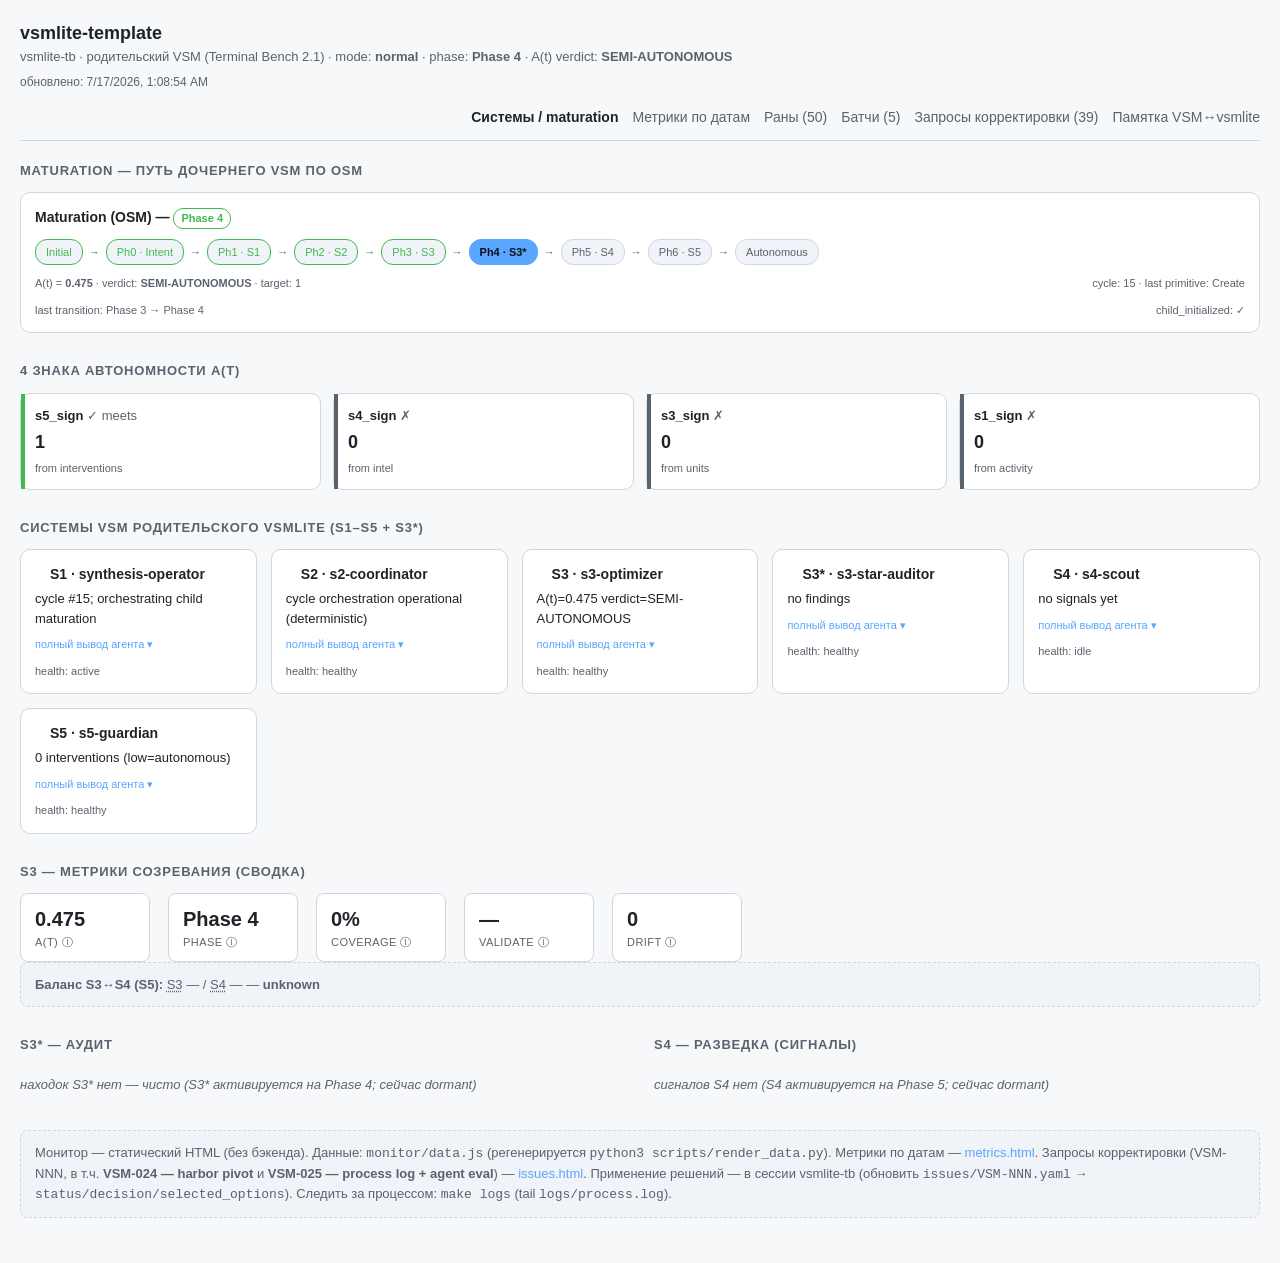
<file: vsmlite-tb/monitor/index.html>
<!DOCTYPE html>
<html lang="ru">
<head>
  <meta charset="utf-8">
  <meta name="viewport" content="width=device-width, initial-scale=1">
  <title>vsmlite-tb · Maturation & Systems — Terminal Bench 2.1</title>
  <link rel="stylesheet" href="assets/style.css">
</head>
<body>
  <header class="top"></header>

  <section>
    <h2>Maturation — путь дочернего VSM по OSM</h2>
    <div id="maturation"></div>
  </section>

  <section>
    <h2>4 знака автономности A(t)</h2>
    <div id="signs"></div>
  </section>

  <section>
    <h2>Системы VSM родительского vsmlite (S1–S5 + S3*)</h2>
    <div id="systems"></div>
  </section>

  <section>
    <h2>S3 — метрики созревания (сводка)</h2>
    <div id="metrics"></div>
  </section>

  <div style="display:grid; grid-template-columns:1fr 1fr; gap:28px;" id="two-col">
    <section>
      <h2>S3* — аудит</h2>
      <div id="audit"></div>
    </section>
    <section>
      <h2>S4 — разведка (сигналы)</h2>
      <div id="signals"></div>
    </section>
  </div>

  <section>
    <div class="note">
      Монитор — статический HTML (без бэкенда). Данные: <code>monitor/data.js</code>
      (регенерируется <code>python3 scripts/render_data.py</code>).
      Метрики по датам — <a href="metrics.html">metrics.html</a>.
      Запросы корректировки (VSM-NNN, в т.ч. <b>VSM-024 — harbor pivot</b> и
      <b>VSM-025 — process log + agent eval</b>) —
      <a href="issues.html">issues.html</a>. Применение решений — в сессии vsmlite-tb
      (обновить <code>issues/VSM-NNN.yaml</code> → <code>status/decision/selected_options</code>).
      Следить за процессом: <code>make logs</code> (tail <code>logs/process.log</code>).
    </div>
  </section>

  <script src="data.js"></script>
  <script src="assets/hints.js"></script>
  <script src="assets/app.js"></script>
  <script>renderHome();</script>
</body>
</html>
</file>
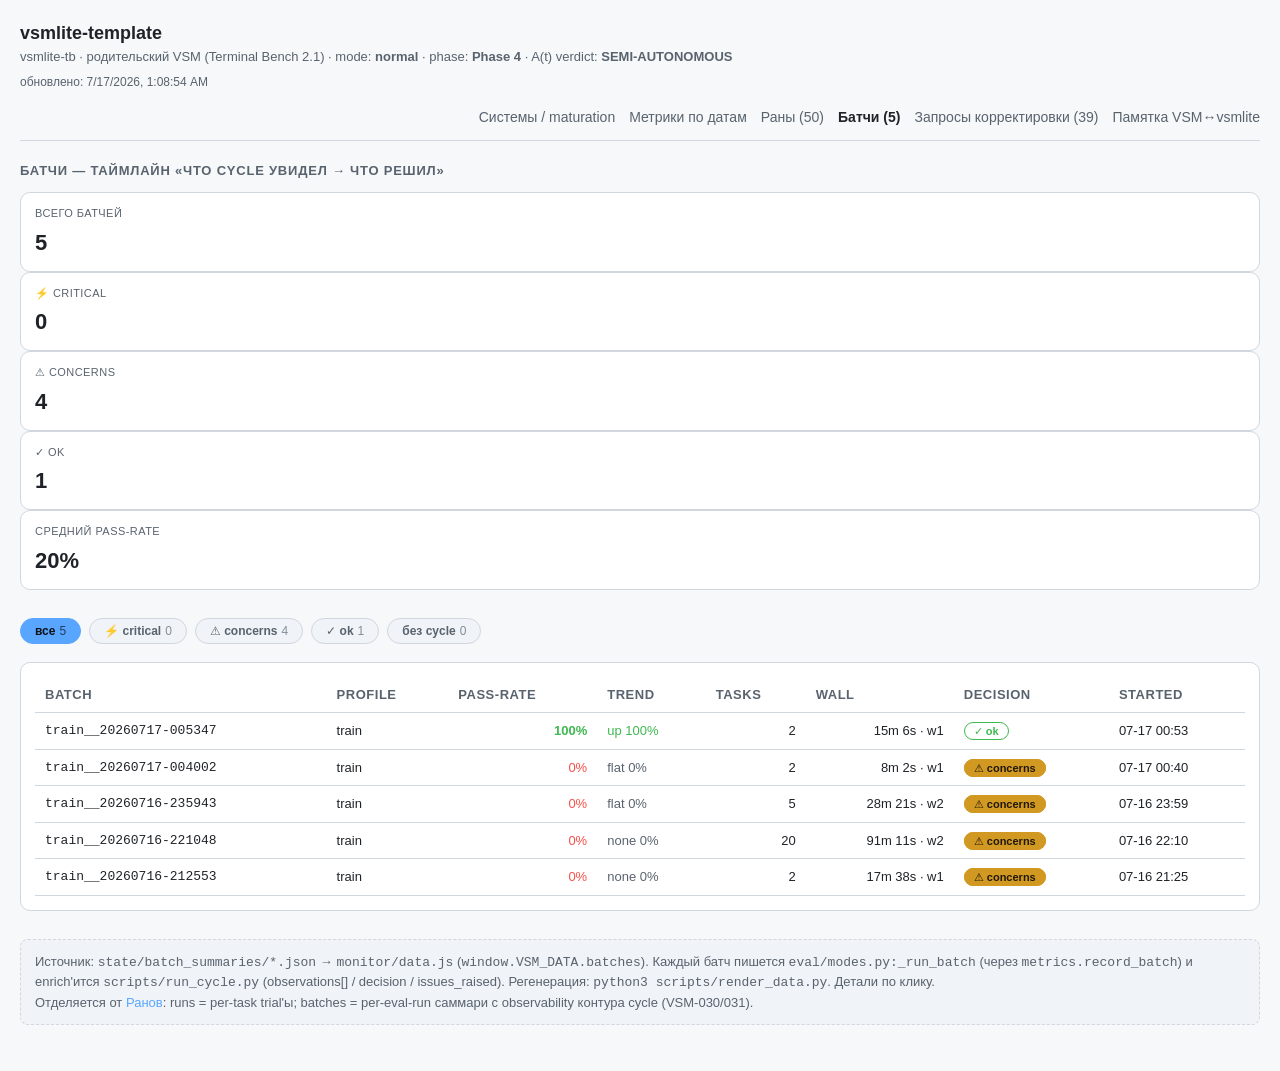
<file: vsmlite-tb/monitor/batches.html>
<!DOCTYPE html>
<html lang="ru">
<head>
  <meta charset="utf-8">
  <meta name="viewport" content="width=device-width, initial-scale=1">
  <title>vsmlite-tb · Батчи — cycle observability</title>
  <link rel="stylesheet" href="assets/style.css">
  <style>
    /* только специфичное для batches.html — остальное из style.css */
    .batch-filters { display:flex; gap:8px; flex-wrap:wrap; margin-bottom:18px; }
    .batch-filter { background:var(--panel-2); border:1px solid var(--border); color:var(--muted);
      padding:5px 14px; border-radius:14px; font-size:12px; cursor:pointer; font-weight:600; }
    .batch-filter.active { color:#0d1117; background:var(--accent); border-color:var(--accent); }
    .batch-filter .cnt { opacity:.7; margin-left:4px; font-weight:400; }
    table.batches th, table.batches td { font-size:13px; vertical-align:top; }
    table.batches tr.batch-detail { display:none; }
    table.batches tr.batch-detail.show { display:table-row; }
    table.batches tr.batch-detail td { background:var(--panel-2); padding:12px 14px; }
    .batch-row { cursor:pointer; }
    .batch-row:hover { background:var(--panel-2); }
    /* decision badges */
    .dec-pill { font-size:11px; font-weight:600; padding:2px 9px; border-radius:10px; border:1px solid var(--border); white-space:nowrap; }
    .dec-critical { color:var(--red); border-color:var(--red); }
    .dec-concerns { color:#20180a; background:var(--amber); border-color:var(--amber); }
    .dec-ok { color:var(--green); border-color:var(--green); }
    .dec-none { color:var(--muted); }
    .dec-empty { color:var(--muted); font-style:italic; }
    /* observation badges */
    .obs-list { margin:0; padding:0; list-style:none; }
    .obs-list li { padding:3px 0; display:flex; gap:8px; align-items:flex-start; font-size:12px; }
    .obs-sev { font-size:10px; font-weight:700; padding:1px 6px; border-radius:8px; text-transform:uppercase; letter-spacing:.04em; min-width:52px; text-align:center; }
    .obs-sev.critical { color:var(--red); border:1px solid var(--red); }
    .obs-sev.warn { color:#20180a; background:var(--amber); }
    .obs-sev.info { color:var(--green); border:1px solid var(--green); }
    .obs-type { font-family:var(--font-mono, ui-monospace, monospace); font-weight:600; }
    .obs-detail { color:var(--muted); }
    .obs-detector { font-size:10px; color:var(--muted); opacity:.7; }
    .issue-link { font-family:var(--font-mono, ui-monospace, monospace); font-size:11px; }
    .pr-good { color:var(--green); font-weight:600; }
    .pr-mid  { color:var(--amber); }
    .pr-bad  { color:var(--red); }
    .trend-up { color:var(--green); }
    .trend-down { color:var(--red); }
    .trend-flat, .trend-none { color:var(--muted); }
    .mono { font-family:var(--font-mono, ui-monospace, monospace); font-size:12px; }
    .obs-empty { color:var(--muted); font-style:italic; font-size:12px; }
  </style>
</head>
<body>
  <header class="top"></header>

  <section>
    <h2>Батчи — таймлайн «что cycle увидел → что решил»</h2>
    <div id="batches-kpis"></div>
  </section>

  <section>
    <div class="batch-filters" id="batches-filters"></div>
    <div class="card">
      <table class="batches" id="batches-table"></table>
    </div>
  </section>

  <section>
    <div class="note">
      Источник: <code>state/batch_summaries/*.json</code> →
      <code>monitor/data.js</code> (<code>window.VSM_DATA.batches</code>).
      Каждый батч пишется <code>eval/modes.py:_run_batch</code> (через
      <code>metrics.record_batch</code>) и enrich'ится
      <code>scripts/run_cycle.py</code> (observations[] / decision / issues_raised).
      Регенерация: <code>python3 scripts/render_data.py</code>. Детали по клику.
      <br>Отделяется от <a href="runs.html">Ранов</a>: runs = per-task trial'ы;
      batches = per-eval-run саммари с observability контура cycle (VSM-030/031).
    </div>
  </section>

  <script src="data.js"></script>
  <script src="assets/hints.js"></script>
  <script src="assets/app.js"></script>
  <script>
    (function () {
      const D = window.VSM_DATA || {};
      const batches = (D.batches || []);

      function esc(s) {
        return String(s == null ? "" : s)
          .replace(/[&<>"]/g, c => ({ "&": "&amp;", "<": "&lt;", ">": "&gt;", '"': "&quot;" }[c]));
      }
      function fmtTime(iso) {
        if (!iso) return "—";
        const m = String(iso).match(/(\d{4})-(\d{2})-(\d{2})T(\d{2}:\d{2})/);
        return m ? `${m[2]}-${m[3]} ${m[4]}` : esc(String(iso).slice(0, 16));
      }
      function fmtDur(sec) {
        if (sec == null) return "—";
        if (sec < 60) return sec + "s";
        const m = Math.floor(sec / 60), s = Math.round(sec % 60);
        return s ? `${m}m ${s}s` : `${m}m`;
      }
      function pct(x) {
        if (x == null) return "—";
        return (Math.round(x * 1000) / 10) + "%";
      }
      function prCls(pr) {
        if (pr == null) return "dec-none";
        if (pr >= 0.5) return "pr-good";
        if (pr > 0) return "pr-mid";
        return "pr-bad";
      }

      // decision → badge class + short label
      function decBadge(decision) {
        if (!decision) return { cls: "dec-empty", label: "(без cycle)" };
        if (decision.startsWith("needs_human_decision")) return { cls: "dec-critical", label: "⚡ critical" };
        if (decision.startsWith("ok_with_concerns")) return { cls: "dec-concerns", label: "⚠ concerns" };
        if (decision.startsWith("ok_no_action")) return { cls: "dec-ok", label: "✓ ok" };
        return { cls: "dec-none", label: esc(decision.slice(0, 24)) };
      }

      // classify batch by decision for filters
      function batchCategory(b) {
        const d = b.decision || "";
        if (!d) return "no_cycle";
        if (d.startsWith("needs_human_decision")) return "critical";
        if (d.startsWith("ok_with_concerns")) return "concerns";
        return "ok";
      }

      const counts = { critical: 0, concerns: 0, ok: 0, no_cycle: 0 };
      batches.forEach(b => { counts[batchCategory(b)] = (counts[batchCategory(b)] || 0) + 1; });

      // ── KPI tiles ──
      const kpi = document.getElementById("batches-kpis");
      if (kpi) {
        if (!batches.length) {
          kpi.innerHTML = '<div class="empty">нет батчей (запусти eval: make eval-all или python3 -m eval run-all — после батча появится cycle-enriched саммари)</div>';
        } else {
          const tile = (v, l) => `<div class="m-tile"><div class="l">${l}</div><div class="v">${v}</div></div>`;
          // средний pass_rate по всем батчам
          const prVals = batches.map(b => (b.summary || {}).pass_rate).filter(x => x != null);
          const avgPr = prVals.length ? prVals.reduce((a, b) => a + b, 0) / prVals.length : null;
          kpi.innerHTML =
            tile(batches.length, "всего батчей") +
            tile(counts.critical || 0, "⚡ critical") +
            tile(counts.concerns || 0, "⚠ concerns") +
            tile(counts.ok || 0, "✓ ok") +
            tile(avgPr == null ? "—" : pct(avgPr), "средний pass-rate");
        }
      }

      // ── Filters ──
      const filtersEl = document.getElementById("batches-filters");
      const filterDefs = [
        { id: "all", label: "все" },
        { id: "critical", label: "⚡ critical" },
        { id: "concerns", label: "⚠ concerns" },
        { id: "ok", label: "✓ ok" },
        { id: "no_cycle", label: "без cycle" },
      ];
      let activeFilter = "all";
      function renderFilters() {
        if (!filtersEl) return;
        filtersEl.innerHTML = filterDefs.map(f => {
          const c = f.id === "all" ? batches.length : (counts[f.id] || 0);
          return `<button class="batch-filter ${f.id === activeFilter ? "active" : ""}" data-filter="${f.id}">${f.label}<span class="cnt">${c}</span></button>`;
        }).join("");
      }
      renderFilters();
      filtersEl && filtersEl.addEventListener("click", e => {
        const b = e.target.closest("[data-filter]");
        if (!b) return;
        activeFilter = b.dataset.filter;
        renderFilters();
        renderTable();
      });

      // ── Table ──
      const tbl = document.getElementById("batches-table");
      function renderTable() {
        if (!tbl) return;
        if (!batches.length) { tbl.innerHTML = '<div class="empty">нет батчей</div>'; return; }
        const view = batches.filter(b => activeFilter === "all" || batchCategory(b) === activeFilter);
        const head = `<thead><tr>
          <th>batch</th><th>profile</th><th class="num">pass-rate</th>
          <th>trend</th><th class="num">tasks</th><th class="num">wall</th>
          <th>decision</th><th>started</th>
        </tr></thead>`;
        const rows = view.map((b, i) => {
          const sm = b.summary || {};
          const pr = sm.pass_rate;
          const dec = decBadge(b.decision);
          const tdir = b.trend_direction || "none";
          const tdelta = b.trend_delta;
          const trendStr = `<span class="trend-${tdir}">${tdir}${tdelta != null ? " " + pct(Math.abs(tdelta)) : ""}</span>`;
          const workers = b.workers != null ? ` · w${b.workers}` : "";
          return `<tbody>
            <tr class="batch-row" data-idx="${i}">
              <td class="mono">${esc(b.batch_id)}</td>
              <td>${esc(b.profile)}</td>
              <td class="num ${prCls(pr)}">${pct(pr)}</td>
              <td>${trendStr}</td>
              <td class="num">${b.tasks_total != null ? b.tasks_total : "—"}</td>
              <td class="num">${fmtDur(b.wall_clock_sec)}${workers}</td>
              <td><span class="dec-pill ${dec.cls}">${dec.label}</span></td>
              <td>${fmtTime(b.timestamp)}</td>
            </tr>
            <tr class="batch-detail" data-detail="${i}">
              <td colspan="8">
                ${renderDetail(b)}
              </td>
            </tr>
          </tbody>`;
        }).join("");
        tbl.innerHTML = head + rows;
      }
      renderTable();

      // detail row: observations + decision + issues + summary breakdown
      function renderDetail(b) {
        const sm = b.summary || {};
        const obs = b.observations || [];
        const issues = b.issues_raised || [];
        let html = '<div style="display:grid;grid-template-columns:1fr 1fr;gap:16px">';

        // left: observations
        html += '<div><div style="font-size:11px;color:var(--muted);text-transform:uppercase;letter-spacing:.06em;margin-bottom:6px">Observations (cycle auto-detection)</div>';
        if (!obs.length) {
          html += '<div class="obs-empty">нет observations (decision: ok_no_action или батч без cycle)</div>';
        } else {
          html += '<ul class="obs-list">';
          obs.forEach(o => {
            html += `<li>
              <span class="obs-sev ${o.severity || 'warn'}">${esc(o.severity || '?')}</span>
              <div>
                <span class="obs-type">${esc(o.type)}</span>
                <span class="obs-detail">— ${esc(o.detail)}</span>
                <div class="obs-detector">${esc(o.detector)}</div>
              </div>
            </li>`;
          });
          html += '</ul>';
        }
        html += '</div>';

        // right: decision + issues + summary
        html += '<div>';
        html += `<div style="font-size:11px;color:var(--muted);text-transform:uppercase;letter-spacing:.06em;margin-bottom:6px">Decision</div>`;
        html += `<div style="margin-bottom:12px"><span class="dec-pill ${decBadge(b.decision).cls}">${esc(b.decision || '—')}</span>`;
        if (b.decided_at) html += ` <span style="font-size:11px;color:var(--muted)">at ${fmtTime(b.decided_at)}</span>`;
        html += '</div>';

        if (issues.length) {
          html += `<div style="font-size:11px;color:var(--muted);text-transform:uppercase;letter-spacing:.06em;margin-bottom:6px">Issues raised (auto)</div>`;
          html += '<div style="margin-bottom:12px">' + issues.map(is => `<span class="issue-link">${esc(is)}</span>`).join(', ') + '</div>';
        }

        html += `<div style="font-size:11px;color:var(--muted);text-transform:uppercase;letter-spacing:.06em;margin-bottom:6px">Summary</div>`;
        html += `<div style="font-size:12px;font-variant-numeric:tabular-nums">
          passed <b style="color:var(--green)">${sm.passed || 0}</b> /
          failed <b style="color:var(--red)">${sm.failed || 0}</b> /
          error <b>${sm.error || 0}</b> /
          total <b>${sm.total || 0}</b>
        </div>`;
        html += '</div>';

        html += '</div>';
        return html;
      }

      // ── Click to expand detail ──
      tbl && tbl.addEventListener("click", e => {
        const row = e.target.closest(".batch-row");
        if (!row) return;
        const idx = row.dataset.idx;
        const detail = tbl.querySelector(`[data-detail="${idx}"]`);
        if (detail) detail.classList.toggle("show");
      });
    })();
  </script>
  <script>renderBatchesPage && renderBatchesPage();</script>
</body>
</html>
</file>
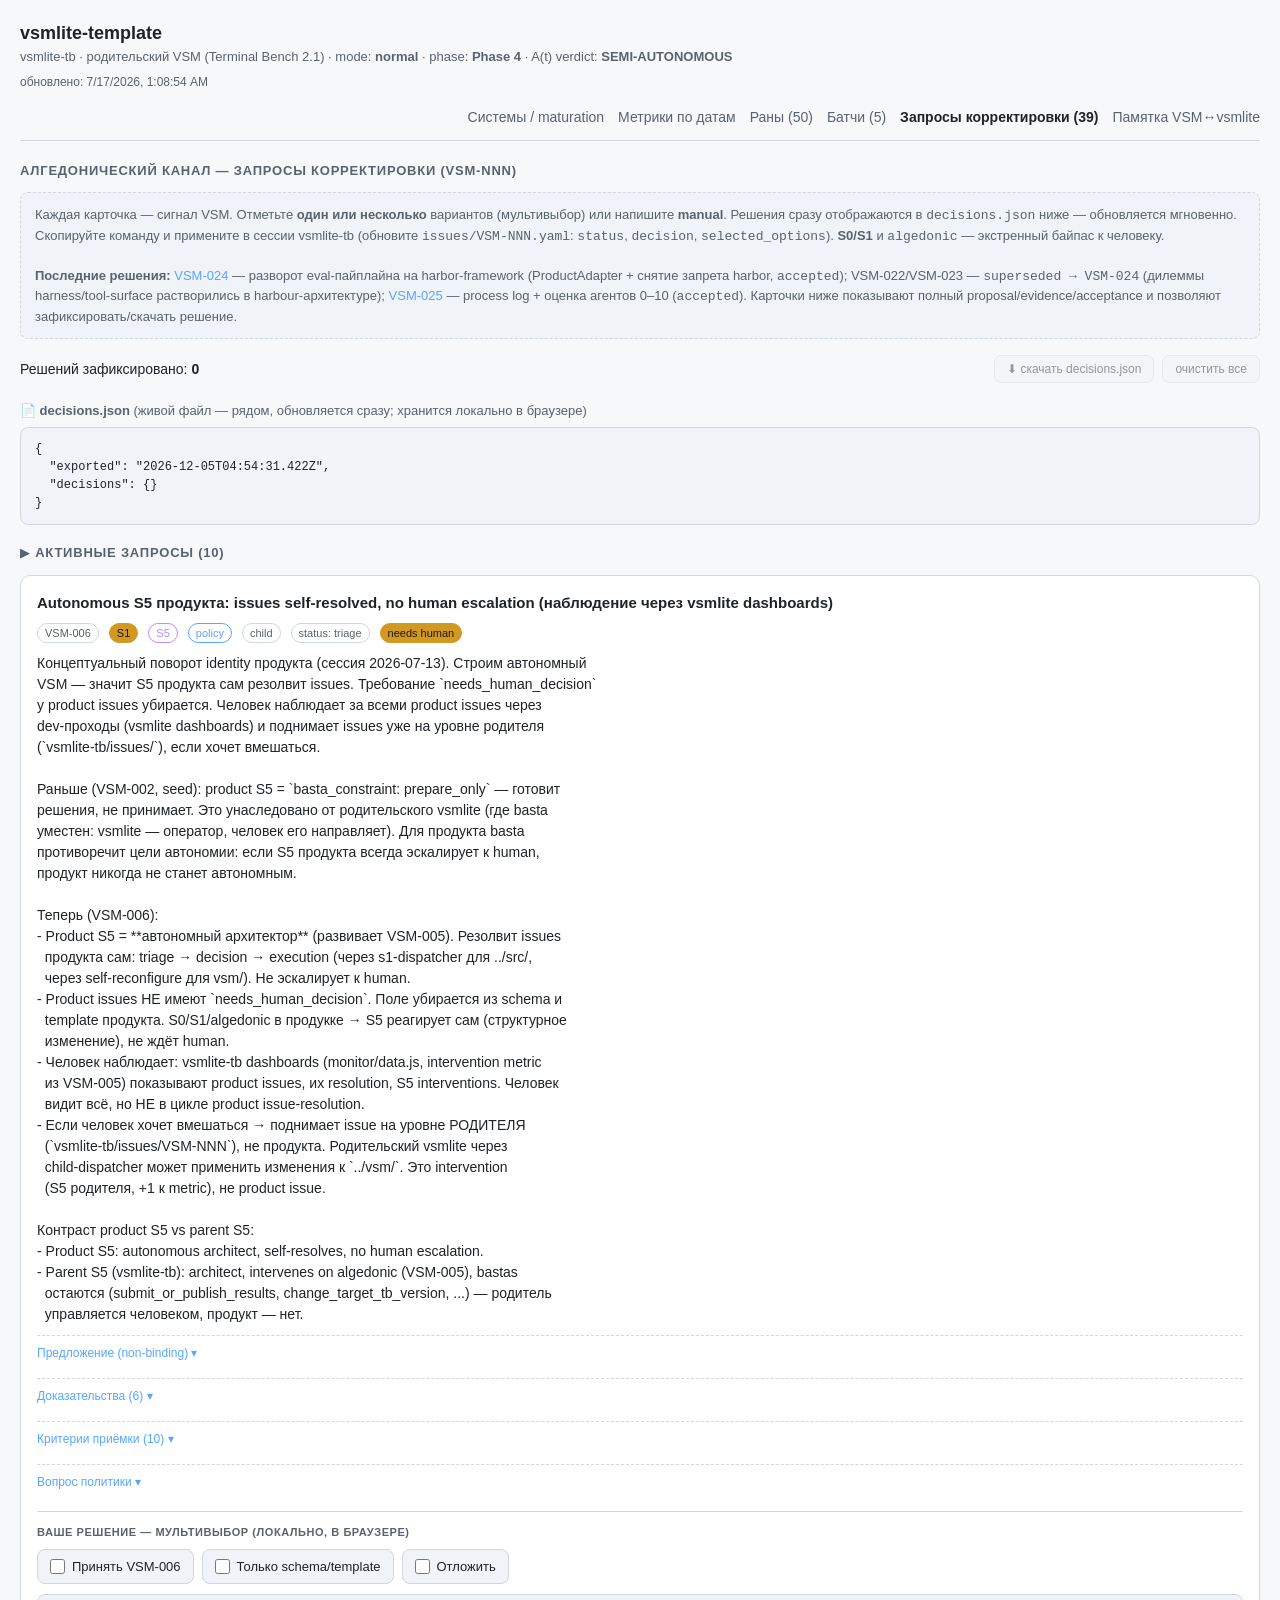
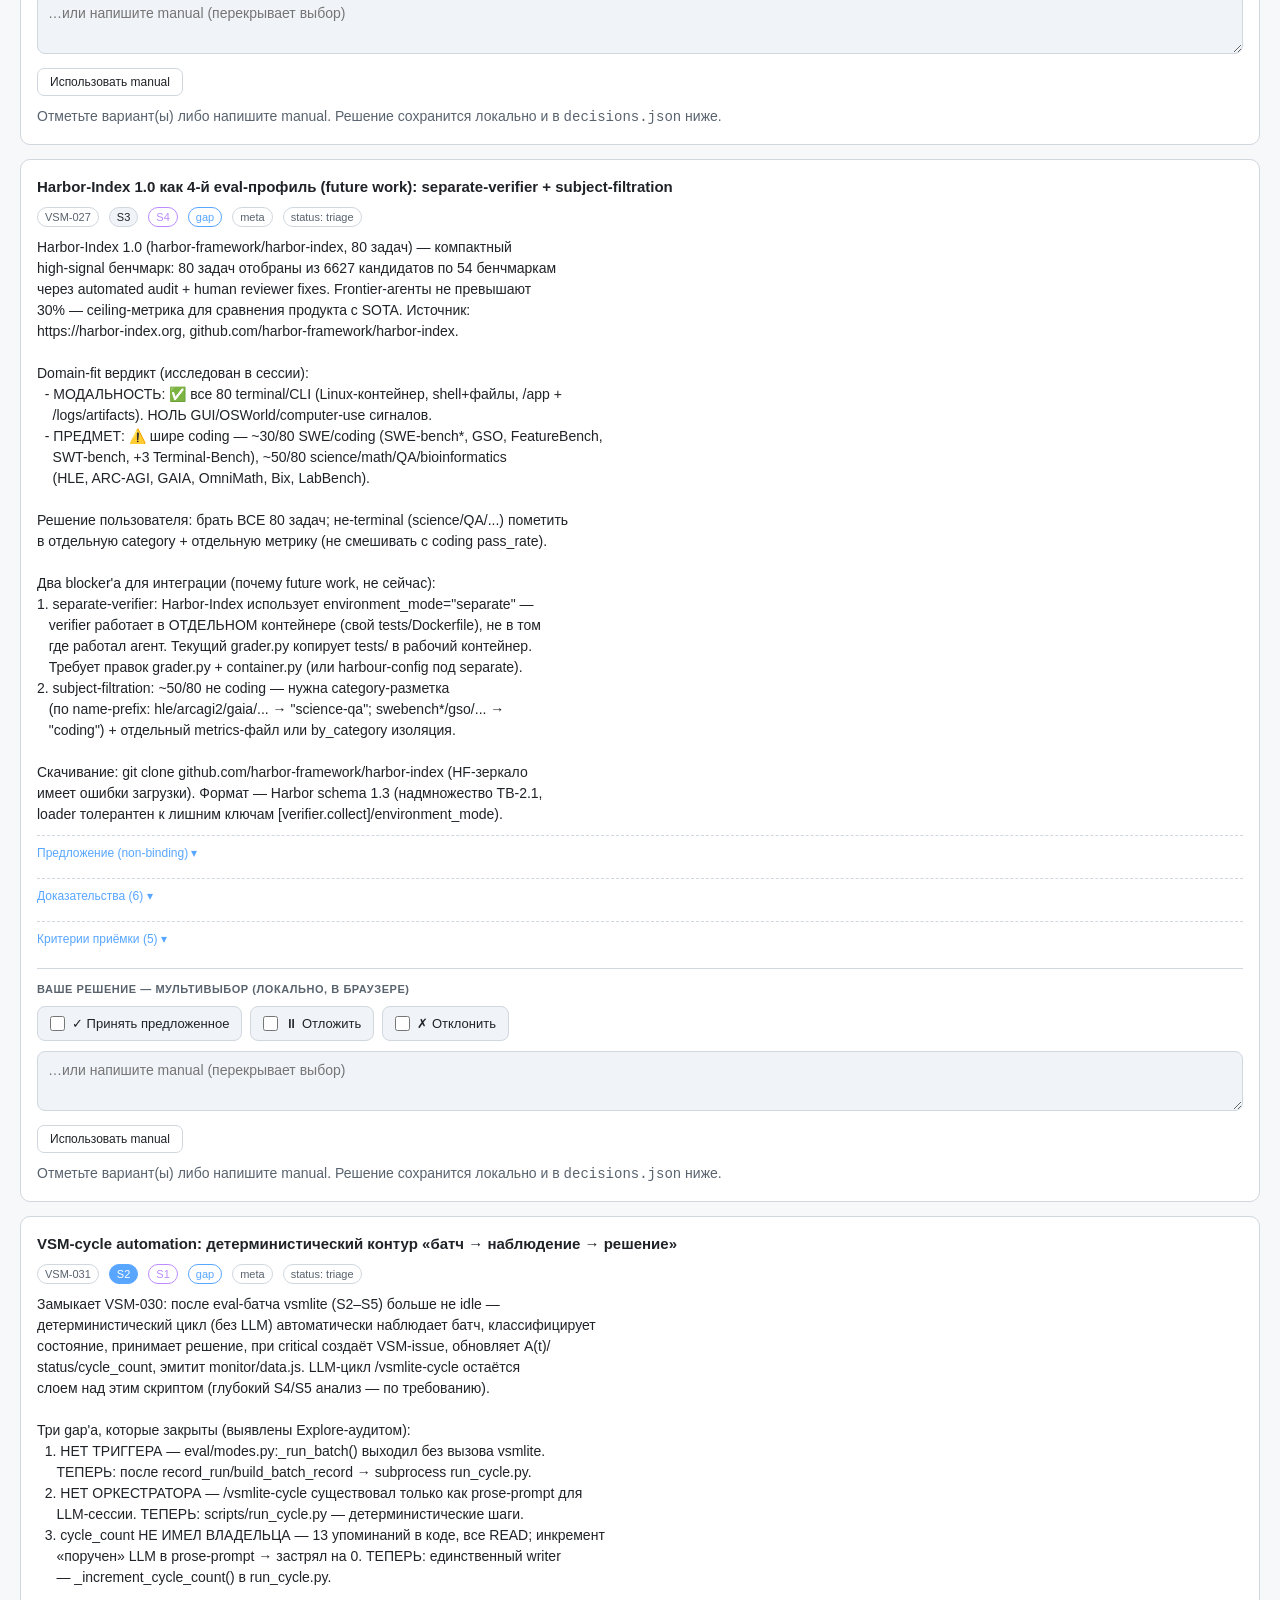
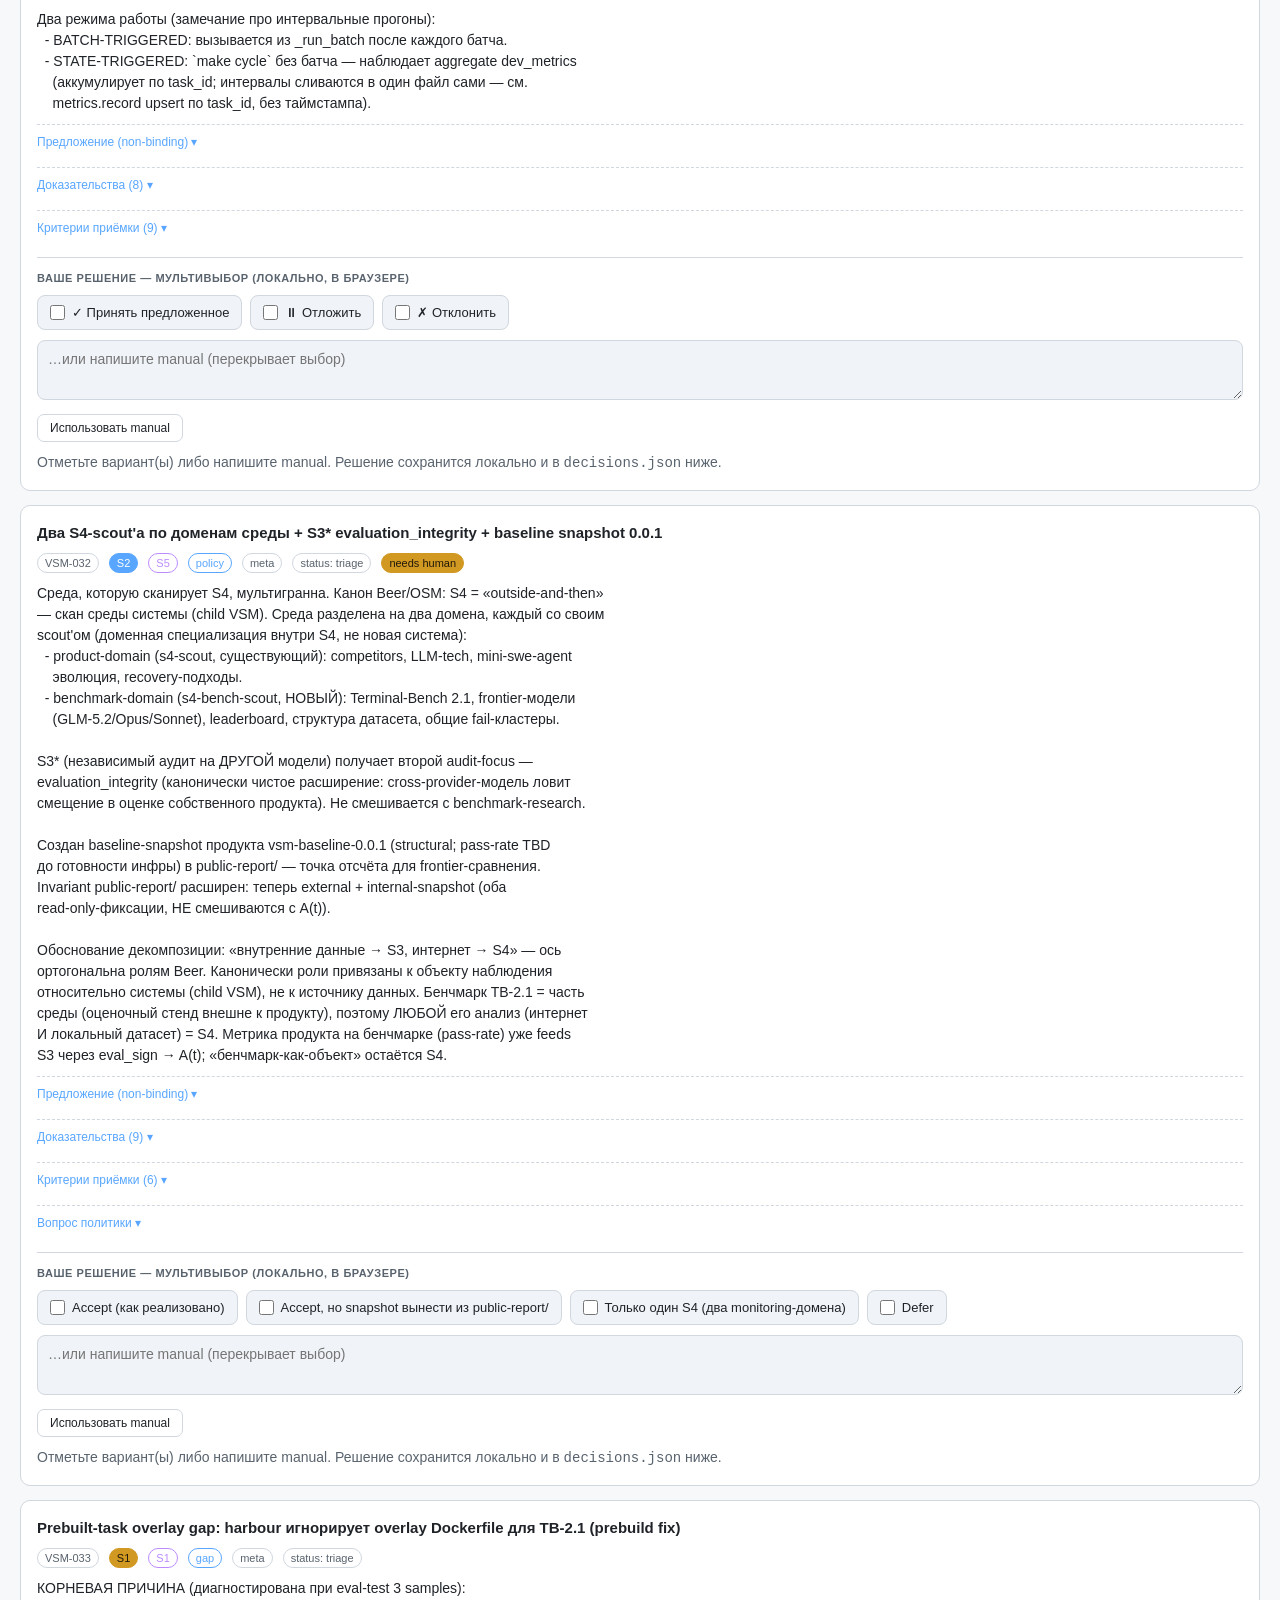
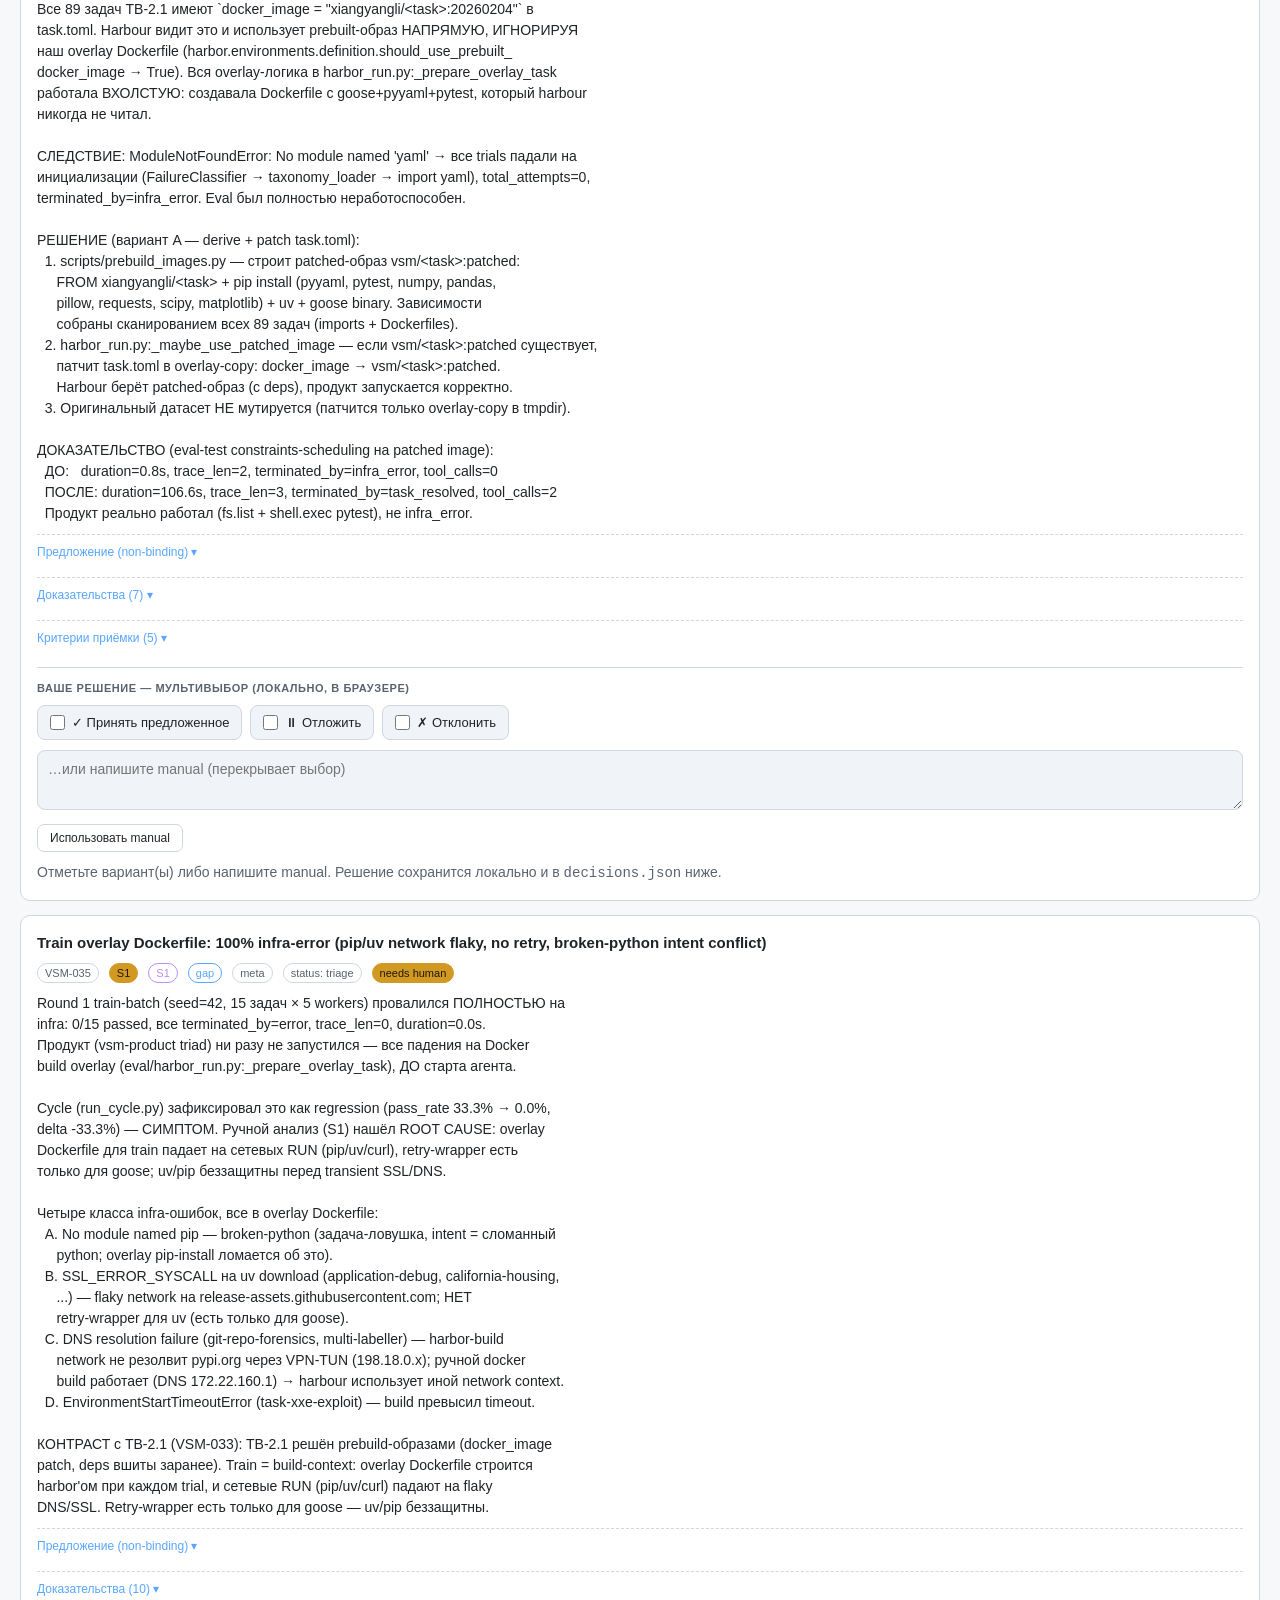
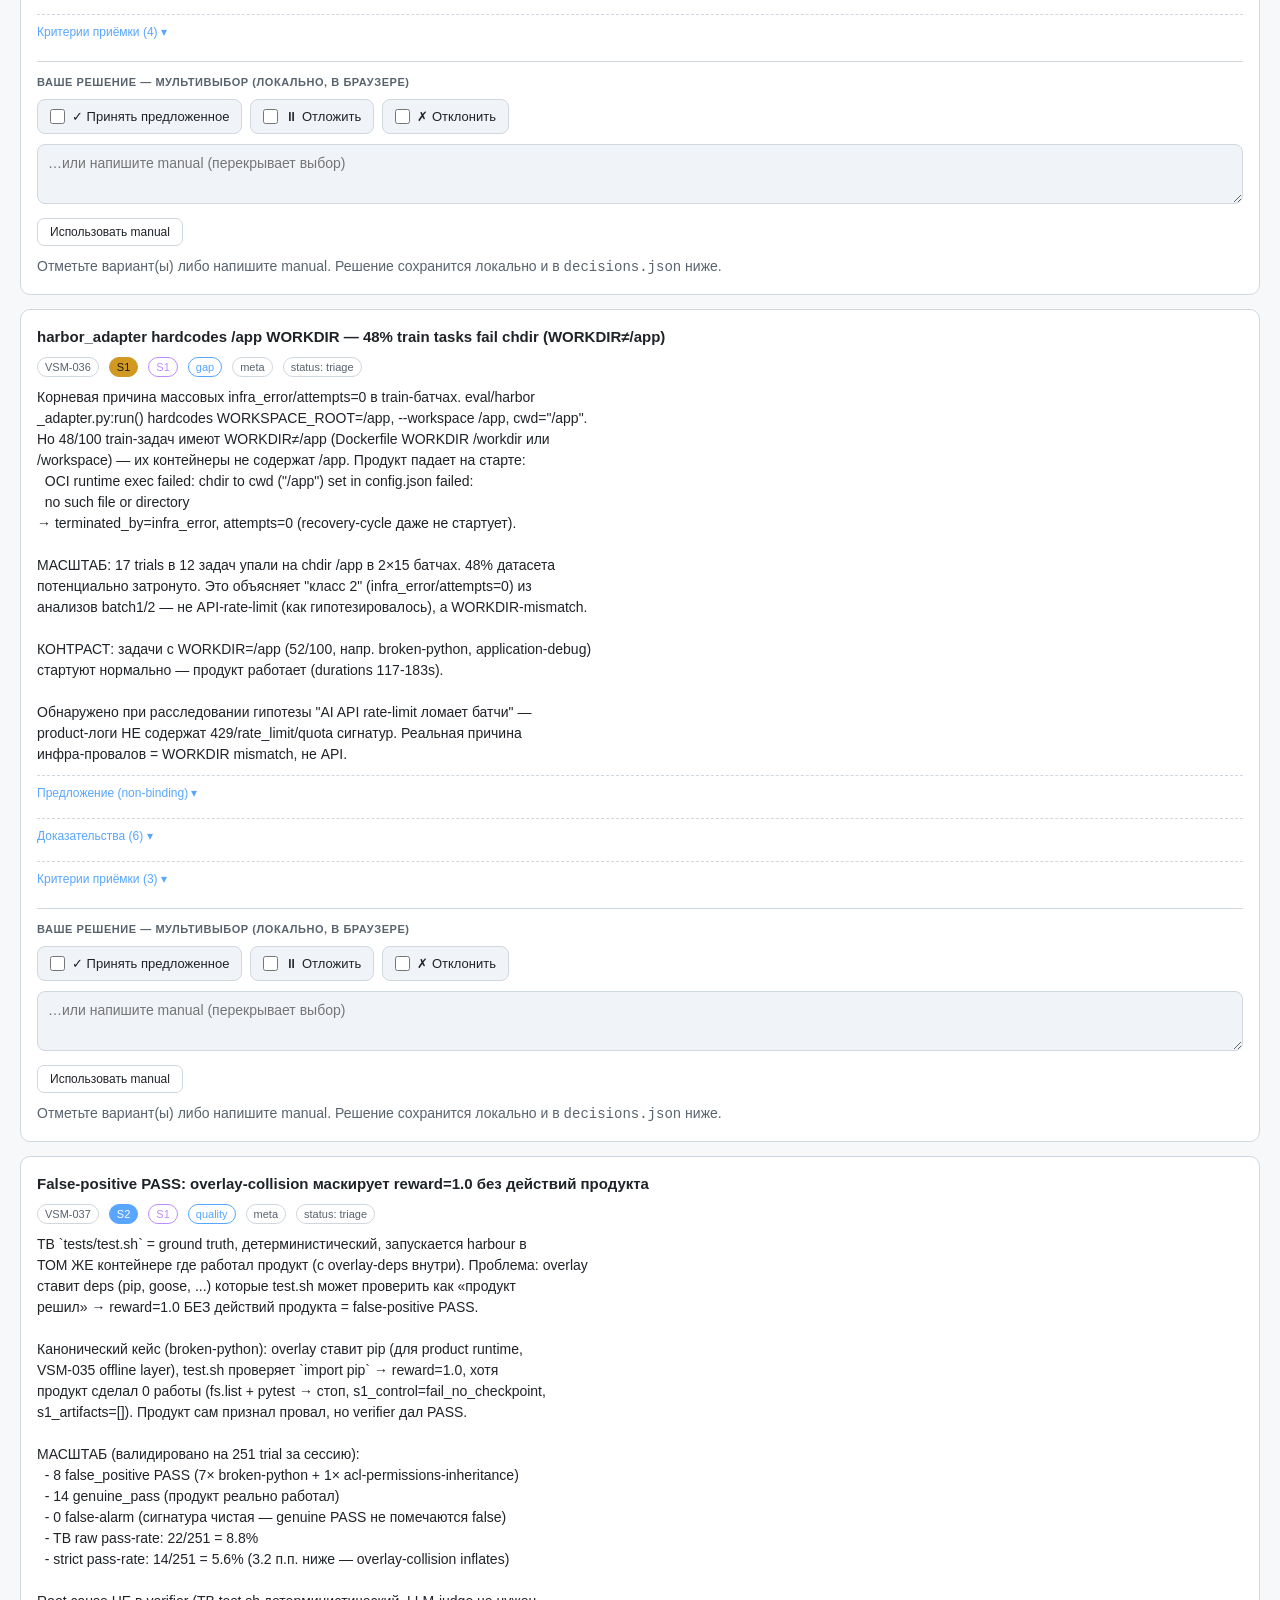
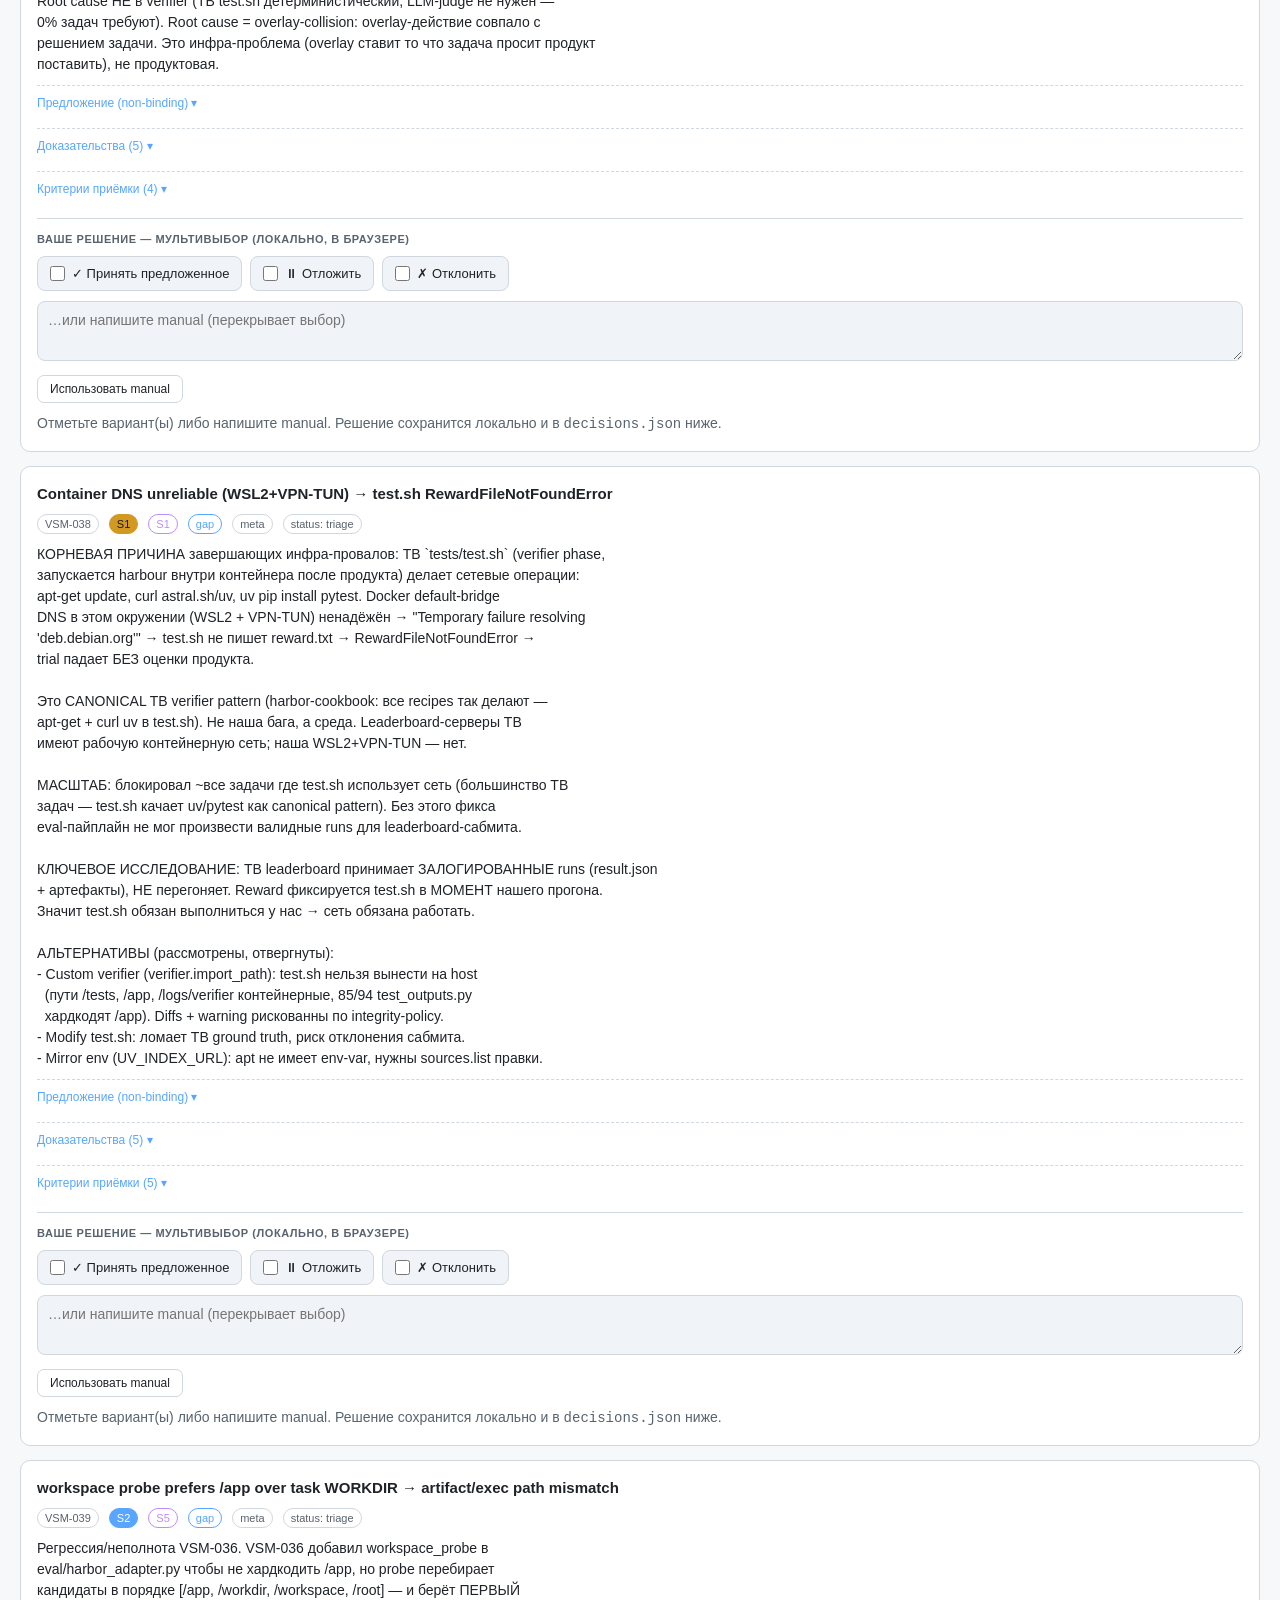
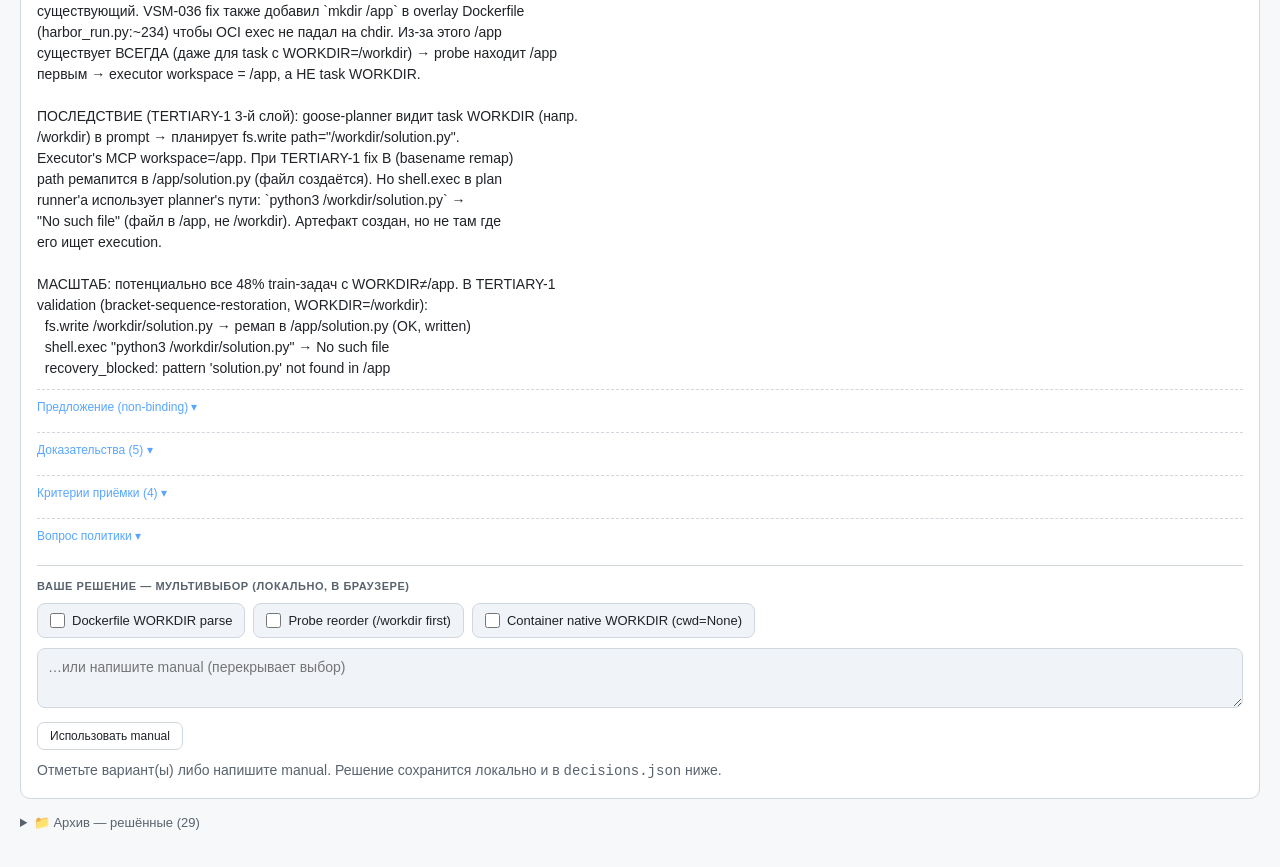
<file: vsmlite-tb/monitor/issues.html>
<!DOCTYPE html>
<html lang="ru">
<head>
  <meta charset="utf-8">
  <meta name="viewport" content="width=device-width, initial-scale=1">
  <title>vsmlite-tb · Запросы корректировки — Terminal Bench 2.1</title>
  <link rel="stylesheet" href="assets/style.css">
</head>
<body>
  <header class="top"></header>

  <section>
    <h2>Алгедонический канал — запросы корректировки (VSM-NNN)</h2>
    <div class="note" style="margin-bottom:16px;">
      Каждая карточка — сигнал VSM. Отметьте <b>один или несколько</b> вариантов
      (мультивыбор) или напишите <b>manual</b>. Решения сразу отображаются в
      <code>decisions.json</code> ниже — обновляется мгновенно. Скопируйте команду и
      примените в сессии vsmlite-tb (обновите <code>issues/VSM-NNN.yaml</code>:
      <code>status</code>, <code>decision</code>, <code>selected_options</code>).
      <b>S0/S1</b> и <code>algedonic</code> — экстренный байпас к человеку.
      <br><br>
      <b>Последние решения:</b>
      <a href="#" onclick="return false">VSM-024</a> — разворот eval-пайплайна на harbor-framework
      (ProductAdapter + снятие запрета harbor, <code>accepted</code>); VSM-022/VSM-023 —
      <code>superseded → VSM-024</code> (дилеммы harness/tool-surface растворились в
      harbour-архитектуре); <a href="#" onclick="return false">VSM-025</a> — process log
      + оценка агентов 0–10 (<code>accepted</code>). Карточки ниже показывают полный
      proposal/evidence/acceptance и позволяют зафиксировать/скачать решение.
    </div>
    <div id="dec-toolbar" class="dec-toolbar"></div>
    <h3 class="dec-file-head">📄 decisions.json <span class="muted">(живой файл — рядом, обновляется сразу; хранится локально в браузере)</span></h3>
    <pre id="dec-file" class="dec-file"></pre>
    <div id="issues"></div>
  </section>

  <script src="data.js"></script>
  <script src="assets/hints.js"></script>
  <script src="assets/app.js"></script>
  <script>renderIssuesPage();</script>
</body>
</html>
</file>
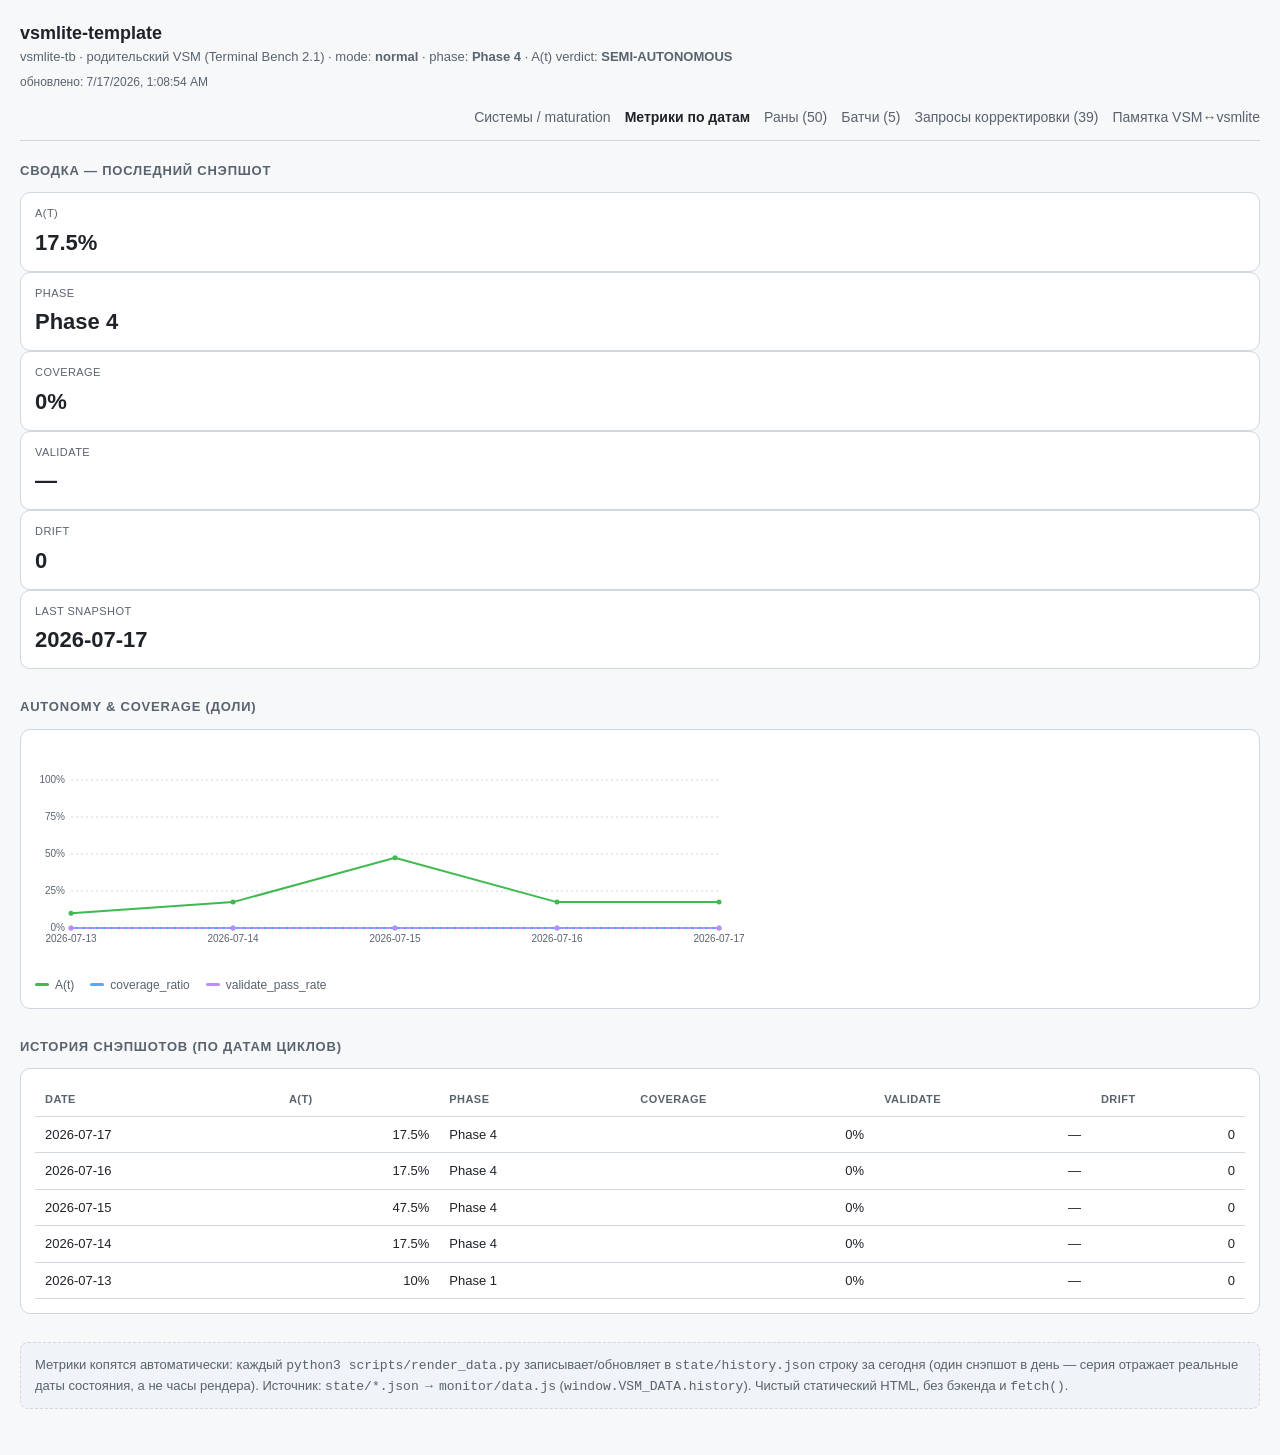
<file: vsmlite-tb/monitor/metrics.html>
<!DOCTYPE html>
<html lang="ru">
<head>
  <meta charset="utf-8">
  <meta name="viewport" content="width=device-width, initial-scale=1">
  <title>vsmlite-tb · Метрики по датам — Terminal Bench 2.1</title>
  <link rel="stylesheet" href="assets/style.css">
</head>
<body>
  <header class="top"></header>

  <section>
    <h2>Сводка — последний снэпшот</h2>
    <div id="m-summary"></div>
  </section>

  <section>
    <h2>Autonomy & coverage (доли)</h2>
    <div class="chart" id="m-chart-ratios"></div>
  </section>

  <section>
    <h2>История снэпшотов (по датам циклов)</h2>
    <div class="card">
      <table id="m-table"></table>
    </div>
  </section>

  <section>
    <div class="note">
      Метрики копятся автоматически: каждый <code>python3 scripts/render_data.py</code>
      записывает/обновляет в <code>state/history.json</code> строку за сегодня
      (один снэпшот в день — серия отражает реальные даты состояния, а не часы рендера).
      Источник: <code>state/*.json</code> → <code>monitor/data.js</code>
      (<code>window.VSM_DATA.history</code>). Чистый статический HTML, без бэкенда и
      <code>fetch()</code>.
    </div>
  </section>

  <script src="data.js"></script>
  <script src="assets/hints.js"></script>
  <script src="assets/app.js"></script>
  <script src="assets/charts.js"></script>
  <script>
    // renderMetricsHistory: сводка + линейные графики + таблица
    (function () {
      const D = window.VSM_DATA || {};
      const h = D.history || [];
      const H = window.VSM_HINTS || {};
      const fmtPct = v => (v == null ? "—" : (Math.round(v * 1000) / 10) + "%");

      // сводка последнего снэпшота
      const last = h.length ? h[h.length - 1] : {};
      const summaryRoot = document.getElementById("m-summary");
      if (summaryRoot) {
        if (!h.length) {
          summaryRoot.innerHTML = `<div class="empty">нет истории (запусти render_data.py повторно в следующие дни)</div>`;
        } else {
          const tile = (v, l, hint, good) => `<div class="m-tile" title="${esc(hint || '')}"><div class="l">${l}</div><div class="v">${v == null ? "—" : v}</div></div>`;
          summaryRoot.innerHTML =
            tile(fmtPct(last.autonomy_score), "A(t)", H.autonomy_score) +
            tile(esc(last.maturation_phase || "—"), "phase", H.maturation_phase) +
            tile(fmtPct(last.coverage_ratio), "coverage", H.coverage_ratio) +
            tile(fmtPct(last.validate_pass_rate), "validate", H.validate_pass_rate) +
            tile(last.drift_score == null ? "—" : last.drift_score, "drift", H.drift_score) +
            tile(esc(last.date || "—"), "last snapshot", "");
        }
      }

      // линейный график: autonomy_score, coverage_ratio, validate_pass_rate
      const chartRoot = document.getElementById("m-chart-ratios");
      if (chartRoot) {
        const labels = h.map(s => s.date || "");
        const series = [
          { name: "A(t)",            color: "#3fb950", points: h.map((s, i) => ({ x: i, y: s.autonomy_score })) },
          { name: "coverage_ratio",  color: "#58a6ff", points: h.map((s, i) => ({ x: i, y: s.coverage_ratio })) },
          { name: "validate_pass_rate", color: "#bc8cff", dashed: true, points: h.map((s, i) => ({ x: i, y: s.validate_pass_rate })) },
        ];
        const svg = window.lineChart(series, { w: 720, h: 220, yMin: 0, yMax: 1, valueFmt: fmtPct, xLabels: labels });
        chartRoot.innerHTML = svg +
          `<div class="chart-legend">${series.map(s => `<span><i style="background:${s.color}"></i>${esc(s.name)}</span>`).join("")}</div>`;
      }

      // таблица истории
      const tbl = document.getElementById("m-table");
      if (tbl) {
        if (!h.length) {
          tbl.innerHTML = `<div class="empty">нет истории</div>`;
        } else {
          const head = `<thead><tr><th>date</th><th class="num">A(t)</th><th>phase</th><th class="num">coverage</th><th class="num">validate</th><th class="num">drift</th></tr></thead>`;
          const rows = h.slice().reverse().map(s => `<tr><td>${esc(s.date || "—")}</td><td class="num">${fmtPct(s.autonomy_score)}</td><td>${esc(s.maturation_phase || "—")}</td><td class="num">${fmtPct(s.coverage_ratio)}</td><td class="num">${fmtPct(s.validate_pass_rate)}</td><td class="num">${s.drift_score == null ? "—" : s.drift_score}</td></tr>`).join("");
          tbl.innerHTML = head + `<tbody>${rows}</tbody>`;
        }
      }

      function esc(s) { return String(s == null ? "" : s).replace(/[&<>"]/g, c => ({ "&": "&amp;", "<": "&lt;", ">": "&gt;", '"': "&quot;" }[c])); }
    })();
  </script>
  <script>renderMetricsPage();</script>
</body>
</html>
</file>
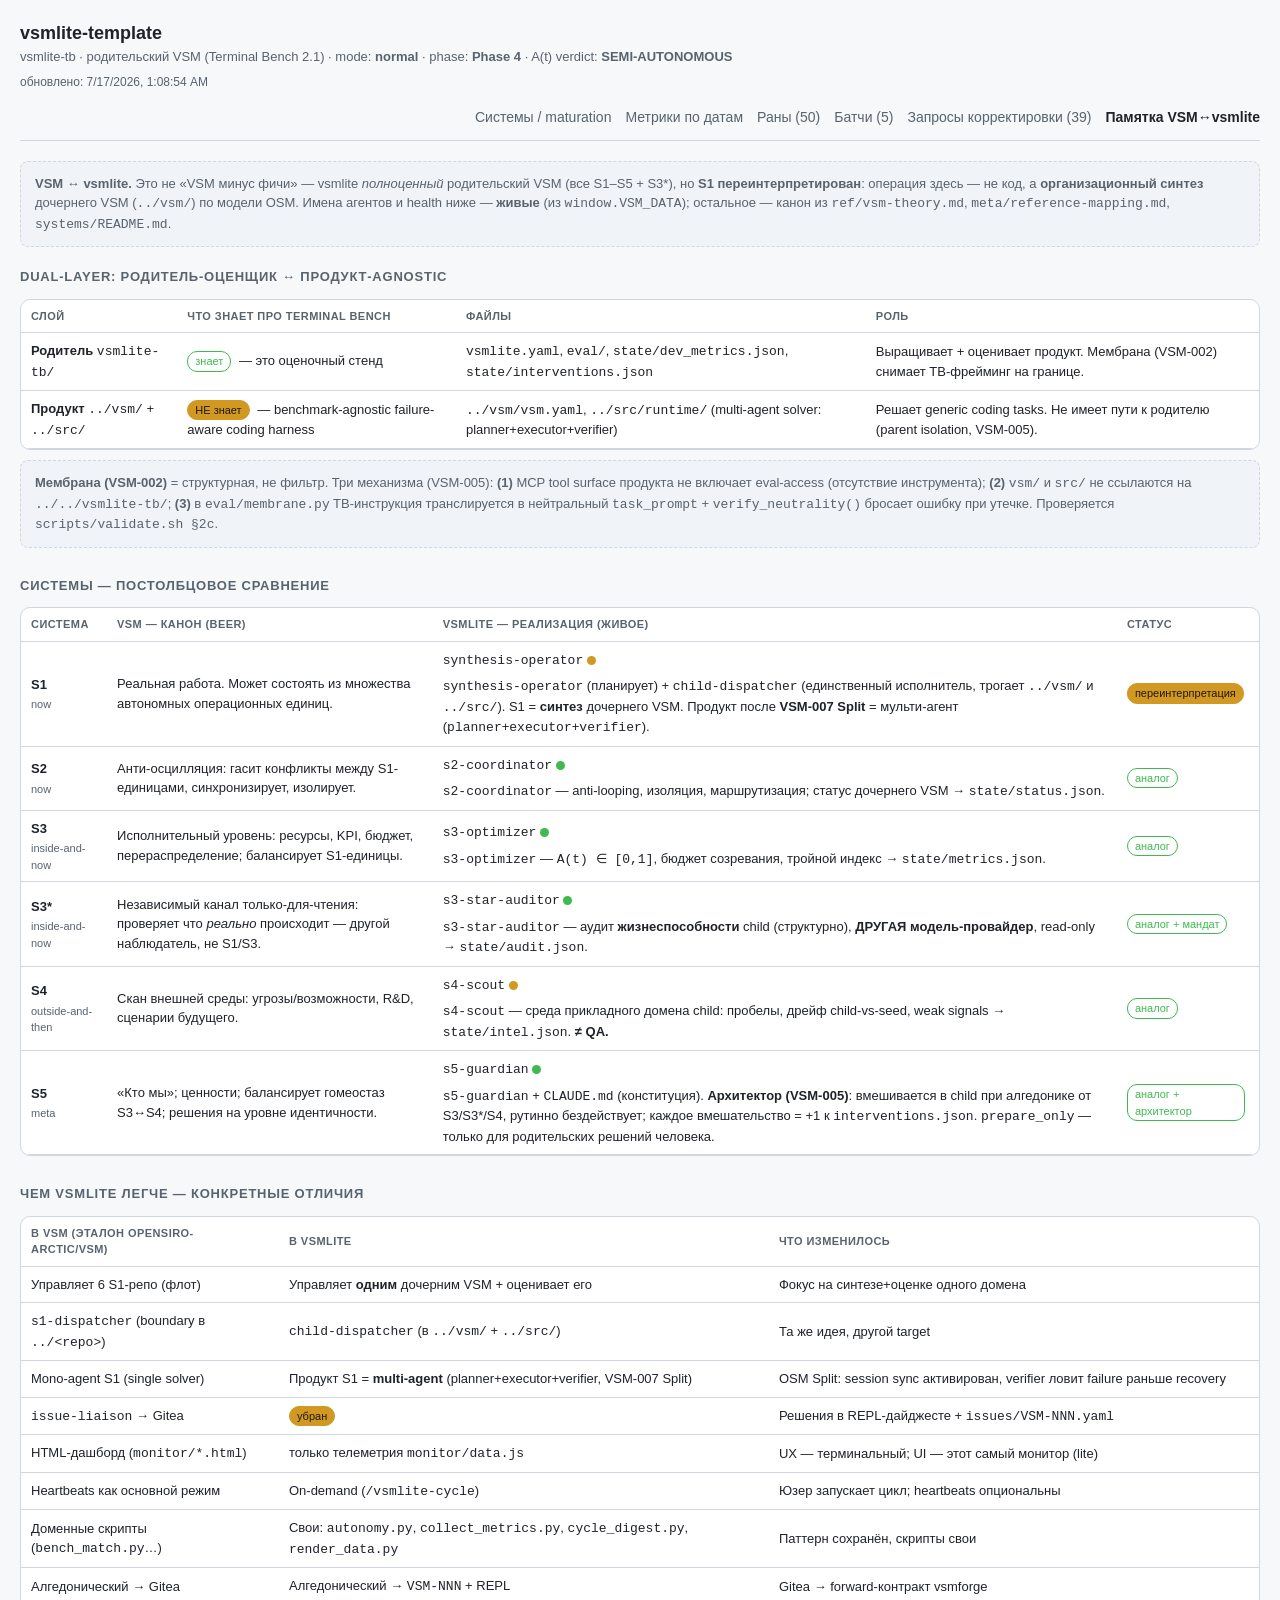
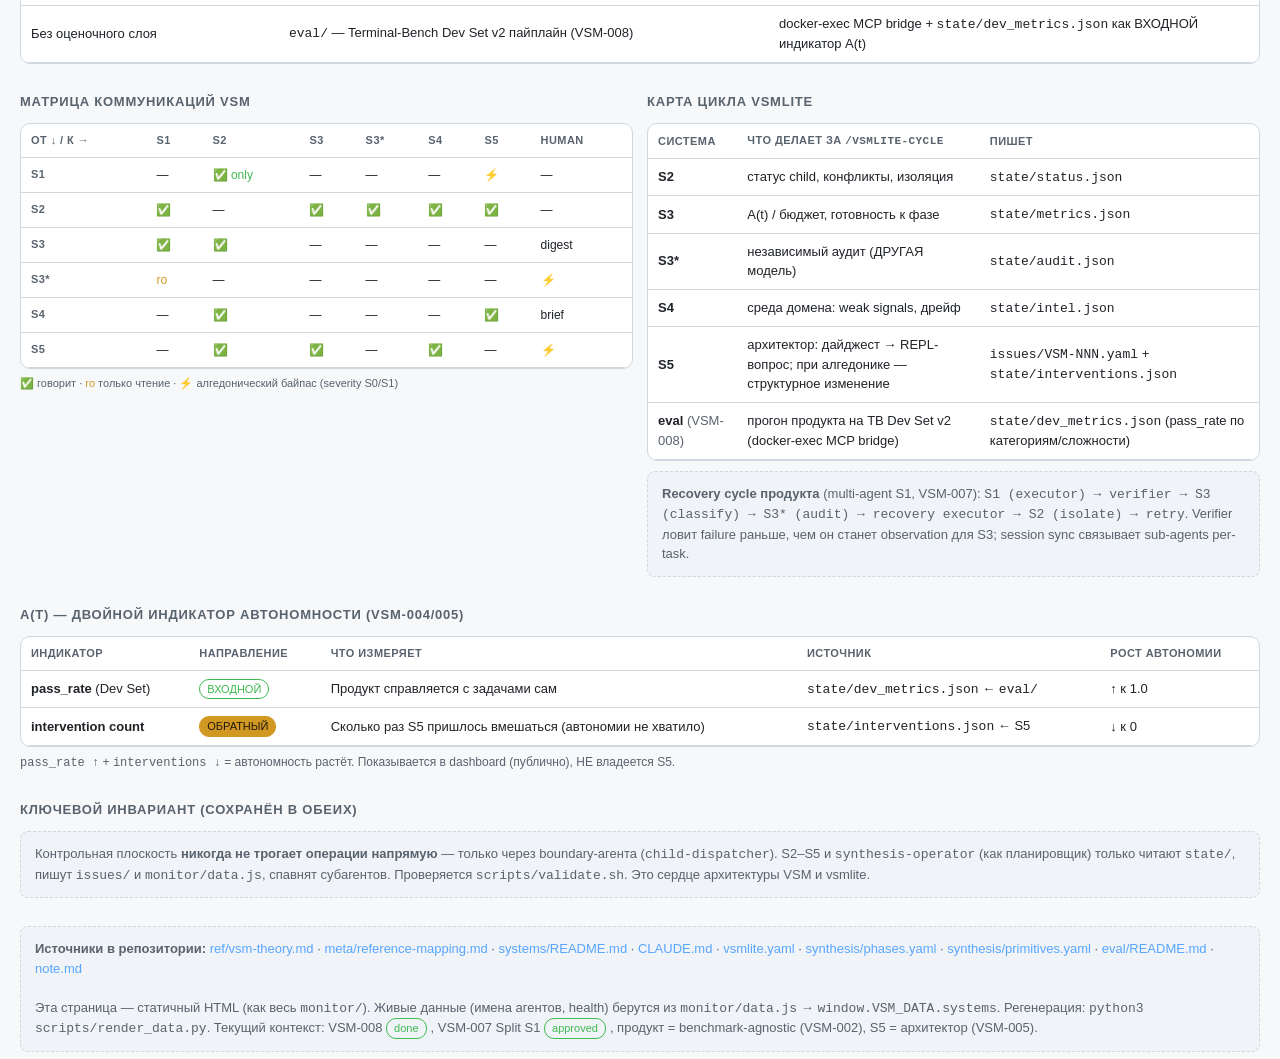
<file: vsmlite-tb/monitor/reference.html>
<!DOCTYPE html>
<html lang="ru">
<head>
  <meta charset="utf-8">
  <meta name="viewport" content="width=device-width, initial-scale=1">
  <title>vsmlite-tb · Памятка VSM↔vsmlite — Terminal Bench 2.1</title>
  <link rel="stylesheet" href="assets/style.css">
  <style>
    /* только специфичное для reference.html — остальное из style.css */
    @media (max-width: 760px) { #ref-twocol { grid-template-columns: 1fr !important; } }
  </style>
</head>
<body>
  <header class="top"></header>

  <section>
    <div id="reference"></div>
  </section>

  <script src="data.js"></script>
  <script src="assets/hints.js"></script>
  <script src="assets/app.js"></script>
  <script>renderReference();</script>
</body>
</html>
</file>
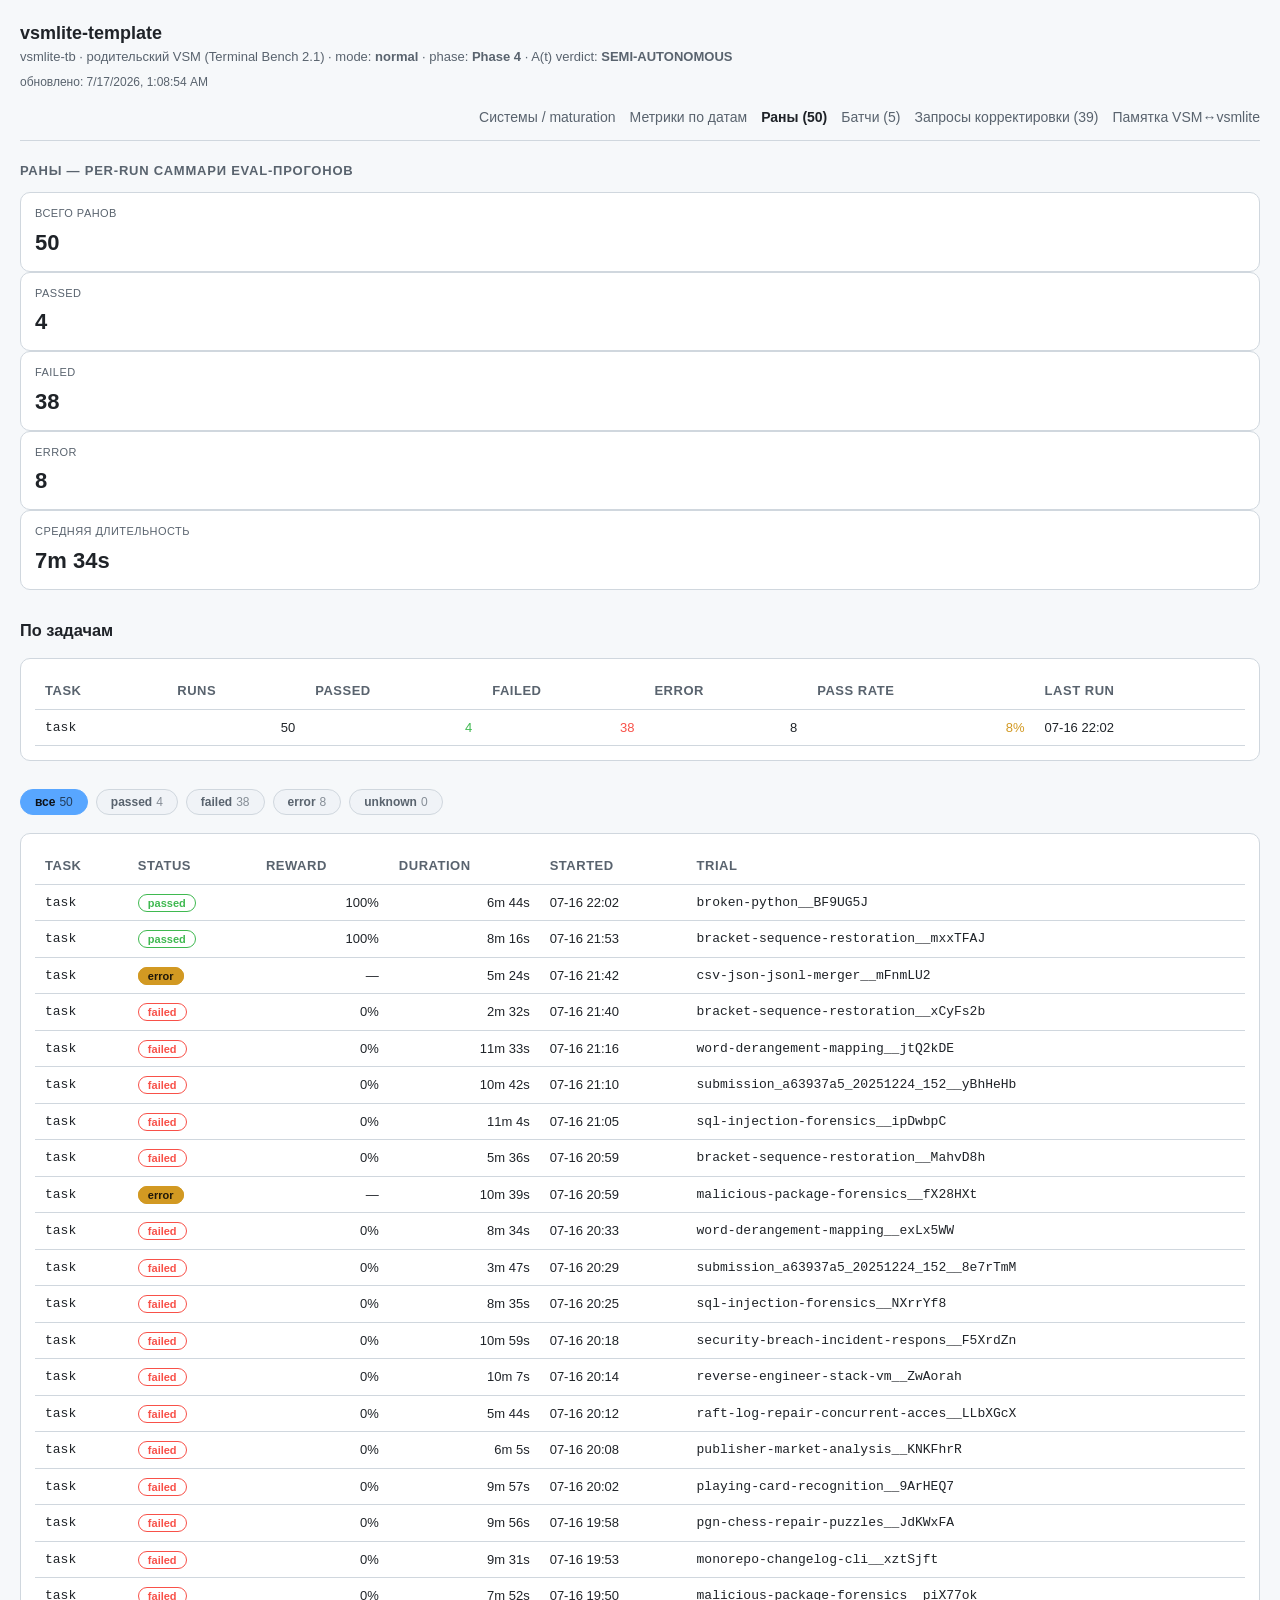
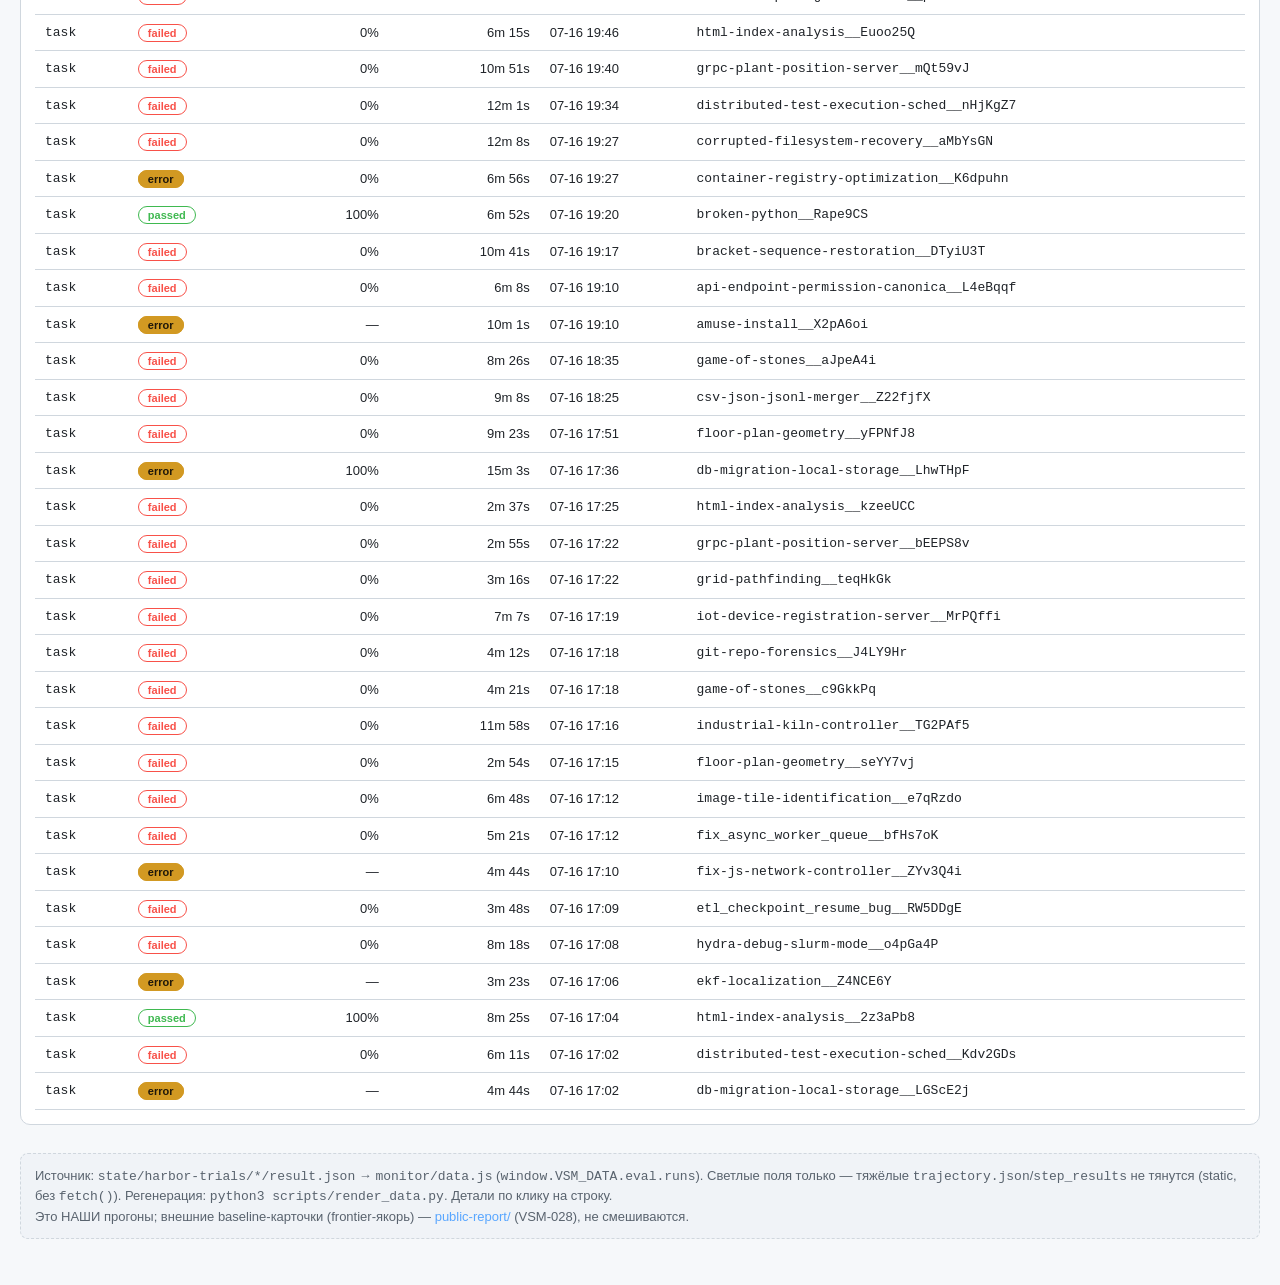
<file: vsmlite-tb/monitor/runs.html>
<!DOCTYPE html>
<html lang="ru">
<head>
  <meta charset="utf-8">
  <meta name="viewport" content="width=device-width, initial-scale=1">
  <title>vsmlite-tb · Раны — Terminal Bench 2.1</title>
  <link rel="stylesheet" href="assets/style.css">
  <style>
    /* только специфичное для runs.html — остальное из style.css */
    .run-filters { display:flex; gap:8px; flex-wrap:wrap; margin-bottom:18px; }
    .run-filter { background:var(--panel-2); border:1px solid var(--border); color:var(--muted);
      padding:5px 14px; border-radius:14px; font-size:12px; cursor:pointer; font-weight:600; }
    .run-filter.active { color:#0d1117; background:var(--accent); border-color:var(--accent); }
    .run-filter .cnt { opacity:.7; margin-left:4px; font-weight:400; }
    table.runs th, table.runs td { font-size:13px; }
    table.runs tr.run-detail { display:none; }
    table.runs tr.run-detail.show { display:table-row; }
    table.runs tr.run-detail td { background:var(--panel-2); padding:12px 14px; }
    .run-detail .dl { display:grid; grid-template-columns:max-content 1fr; gap:4px 14px; font-size:12px; }
    .run-detail .dl dt { color:var(--muted); text-transform:uppercase; letter-spacing:.04em; font-size:10px; padding-top:2px; }
    .run-detail .dl dd { margin:0; font-variant-numeric:tabular-nums; word-break:break-all; }
    .run-row { cursor:pointer; }
    .run-row:hover { background:var(--panel-2); }
    .status-pill { font-size:11px; font-weight:600; padding:2px 9px; border-radius:10px; border:1px solid var(--border); }
    .status-passed { color:var(--green); border-color:var(--green); }
    .status-failed { color:var(--red); border-color:var(--red); }
    .status-error  { color:#20180a; background:var(--amber); border-color:var(--amber); }
    .status-unknown { color:var(--muted); }
    .mono { font-family:var(--font-mono, ui-monospace, monospace); font-size:12px; }
    .pr-good { color:var(--green); font-weight:600; }
    .pr-mid  { color:var(--amber); }
    .pr-bad  { color:var(--red); }
  </style>
</head>
<body>
  <header class="top"></header>

  <section>
    <h2>Раны — per-run саммари eval-прогонов</h2>
    <div id="runs-kpis"></div>
  </section>

  <section>
    <h3>По задачам</h3>
    <div class="card">
      <table class="runs" id="runs-by-task"></table>
    </div>
  </section>

  <section>
    <div class="run-filters" id="runs-filters"></div>
    <div class="card">
      <table class="runs" id="runs-table"></table>
    </div>
  </section>

  <section>
    <div class="note">
      Источник: <code>state/harbor-trials/*/result.json</code> →
      <code>monitor/data.js</code> (<code>window.VSM_DATA.eval.runs</code>).
      Светлые поля только — тяжёлые <code>trajectory.json</code>/<code>step_results</code>
      не тянутся (static, без <code>fetch()</code>). Регенерация:
      <code>python3 scripts/render_data.py</code>. Детали по клику на строку.
      <br>Это НАШИ прогоны; внешние baseline-карточки (frontier-якорь) —
      <a href="reference.html">public-report/</a> (VSM-028), не смешиваются.
    </div>
  </section>

  <script src="data.js"></script>
  <script src="assets/hints.js"></script>
  <script src="assets/app.js"></script>
  <script>
    (function () {
      const D = window.VSM_DATA || {};
      const runs = ((D.eval || {}).runs || []);

      function esc(s) {
        return String(s == null ? "" : s)
          .replace(/[&<>"]/g, c => ({ "&": "&amp;", "<": "&lt;", ">": "&gt;", '"': "&quot;" }[c]));
      }
      function fmtDur(sec) {
        if (sec == null) return "—";
        if (sec < 60) return sec + "s";
        const m = Math.floor(sec / 60), s = sec % 60;
        return s ? `${m}m ${s}s` : `${m}m`;
      }
      function fmtTime(iso) {
        if (!iso) return "—";
        // 2026-07-15T13:31:42.633976Z → 07-15 13:31
        const m = String(iso).match(/(\d{4})-(\d{2})-(\d{2})T(\d{2}:\d{2})/);
        return m ? `${m[2]}-${m[3]} ${m[4]}` : esc(iso.slice(0, 16));
      }
      function fmtTokens(tk) {
        if (!tk) return "—";
        const parts = [];
        if (tk.input != null)  parts.push("in " + tk.input.toLocaleString());
        if (tk.cache != null)  parts.push("cache " + tk.cache.toLocaleString());
        if (tk.output != null) parts.push("out " + tk.output.toLocaleString());
        return parts.length ? parts.join(" · ") : "—";
      }
      function fmtConfig(cfg, key) {
        if (!cfg) return "—";
        const v = cfg[key];
        return v == null || v === "" ? "—" : esc(v);
      }
      function fmtConfigMultipliers(cfg) {
        // показывает timeout-мультипликаторы: agent / verifier (если заданы)
        if (!cfg) return "—";
        const a = cfg.agent_timeout_multiplier;
        const v = cfg.verifier_timeout_multiplier;
        const base = cfg.timeout_multiplier;
        const parts = [];
        if (base != null)  parts.push("base ×" + base);
        if (a != null)     parts.push("agent ×" + a);
        if (v != null)     parts.push("verifier ×" + v);
        return parts.length ? parts.join(" · ") : "—";
      }
      const statusClass = s => "status-" + (s || "unknown");

      // ── KPI tiles ──
      const counts = { passed: 0, failed: 0, error: 0, unknown: 0 };
      let totalDur = 0, durN = 0;
      runs.forEach(r => {
        counts[r.status] = (counts[r.status] || 0) + 1;
        if (r.duration_sec != null) { totalDur += r.duration_sec; durN++; }
      });
      const avgDur = durN ? Math.round(totalDur / durN) : null;
      const kpi = document.getElementById("runs-kpis");
      if (kpi) {
        if (!runs.length) {
          kpi.innerHTML = '<div class="empty">нет ранов (запусти eval: make eval-run TASK=... или python3 -m eval)</div>';
        } else {
          const tile = (v, l) => `<div class="m-tile"><div class="l">${l}</div><div class="v">${v}</div></div>`;
          kpi.innerHTML =
            tile(runs.length, "всего ранов") +
            tile(counts.passed || 0, "passed") +
            tile(counts.failed || 0, "failed") +
            tile(counts.error || 0, "error") +
            tile(fmtDur(avgDur), "средняя длительность");
        }
      }

      // ── By-task summary (group-by task: runs / passed / pass_rate) ──
      const byTaskEl = document.getElementById("runs-by-task");
      if (byTaskEl) {
        if (!runs.length) {
          byTaskEl.innerHTML = '<div class="empty">нет ранов</div>';
        } else {
          // агрегация per task
          const agg = {};
          runs.forEach(r => {
            const t = r.task_id || "(unknown)";
            if (!agg[t]) agg[t] = { runs: 0, passed: 0, failed: 0, error: 0, last: "" };
            agg[t].runs++;
            if (r.status === "passed") agg[t].passed++;
            else if (r.status === "failed") agg[t].failed++;
            else if (r.status === "error") agg[t].error++;
            if (r.started_at && r.started_at > agg[t].last) agg[t].last = r.started_at;
          });
          // сортировка: по числу ранов desc, затем по pass_rate desc
          const rows = Object.entries(agg)
            .map(([task, d]) => ({ task, ...d, pass_rate: d.runs ? d.passed / d.runs : 0 }))
            .sort((a, b) => b.runs - a.runs || b.pass_rate - a.pass_rate);
          const head = `<thead><tr>
            <th>task</th><th class="num">runs</th><th class="num">passed</th>
            <th class="num">failed</th><th class="num">error</th>
            <th class="num">pass rate</th><th>last run</th>
          </tr></thead>`;
          const body = rows.map(d => {
            const pr = Math.round(d.pass_rate * 1000) / 10;
            const prCls = d.pass_rate >= 0.5 ? "good" : (d.pass_rate > 0 ? "mid" : "bad");
            return `<tr>
              <td class="mono">${esc(d.task)}</td>
              <td class="num">${d.runs}</td>
              <td class="num" style="color:var(--green)">${d.passed}</td>
              <td class="num" style="color:var(--red)">${d.failed}</td>
              <td class="num">${d.error || "—"}</td>
              <td class="num pr-${prCls}">${pr}%</td>
              <td>${fmtTime(d.last)}</td>
            </tr>`;
          }).join("");
          byTaskEl.innerHTML = head + `<tbody>${body}</tbody>`;
        }
      }

      // ── Filters ──
      const filtersEl = document.getElementById("runs-filters");
      const filterDefs = [
        { id: "all", label: "все" },
        { id: "passed", label: "passed" },
        { id: "failed", label: "failed" },
        { id: "error", label: "error" },
        { id: "unknown", label: "unknown" },
      ];
      let activeFilter = "all";
      function renderFilters() {
        if (!filtersEl) return;
        filtersEl.innerHTML = filterDefs.map(f => {
          const c = f.id === "all" ? runs.length : (counts[f.id] || 0);
          return `<button class="run-filter ${f.id === activeFilter ? "active" : ""}" data-filter="${f.id}">${f.label}<span class="cnt">${c}</span></button>`;
        }).join("");
      }
      renderFilters();
      filtersEl && filtersEl.addEventListener("click", e => {
        const b = e.target.closest("[data-filter]");
        if (!b) return;
        activeFilter = b.dataset.filter;
        renderFilters();
        renderTable();
      });

      // ── Table ──
      const tbl = document.getElementById("runs-table");
      function renderTable() {
        if (!tbl) return;
        if (!runs.length) { tbl.innerHTML = '<div class="empty">нет ранов</div>'; return; }
        const view = runs.filter(r => activeFilter === "all" || r.status === activeFilter);
        const head = `<thead><tr>
          <th>task</th><th>status</th><th class="num">reward</th>
          <th class="num">duration</th><th>started</th><th>trial</th>
        </tr></thead>`;
        const rows = view.map((r, i) => {
          const reward = r.reward == null ? "—" : (Math.round(r.reward * 1000) / 10) + "%";
          return `<tbody>
            <tr class="run-row" data-idx="${i}">
              <td class="mono">${esc(r.task_id)}</td>
              <td><span class="status-pill ${statusClass(r.status)}">${esc(r.status)}</span></td>
              <td class="num">${reward}</td>
              <td class="num">${fmtDur(r.duration_sec)}</td>
              <td>${fmtTime(r.started_at)}</td>
              <td class="mono">${esc(r.trial_name)}</td>
            </tr>
            <tr class="run-detail" data-detail="${i}">
              <td colspan="6">
                <dl class="dl">
                  <dt>verdict</dt><dd>${esc(r.verdict) || "—"}</dd>
                  <dt>terminated_by</dt><dd>${esc(r.terminated_by) || "—"}</dd>
                  <dt>attempts</dt><dd>${r.attempts == null ? "—" : r.attempts}</dd>
                  <dt>finished_at</dt><dd>${esc(r.finished_at) || "—"}</dd>
                  <dt>tokens</dt><dd>${fmtTokens(r.tokens)}</dd>
                  <dt>cost_usd</dt><dd>${r.cost_usd == null ? "—" : "$" + r.cost_usd}</dd>
                  <dt>adapter</dt><dd class="mono">${fmtConfig(r.config, "adapter")}</dd>
                  <dt>adapter version</dt><dd>${fmtConfig(r.config, "adapter_version")}</dd>
                  <dt>model</dt><dd>${fmtConfig(r.config, "model_name")}</dd>
                  <dt>timeout</dt><dd>${fmtConfigMultipliers(r.config)}</dd>
                  <dt>environment</dt><dd>${fmtConfig(r.config, "environment_type")}</dd>
                </dl>
              </td>
            </tr>
          </tbody>`;
        }).join("");
        tbl.innerHTML = head + rows;
      }
      renderTable();

      // ── Click to expand detail ──
      tbl && tbl.addEventListener("click", e => {
        const row = e.target.closest(".run-row");
        if (!row) return;
        const idx = row.dataset.idx;
        const detail = tbl.querySelector(`[data-detail="${idx}"]`);
        if (detail) detail.classList.toggle("show");
      });
    })();
  </script>
  <script>renderRunsPage && renderRunsPage();</script>
</body>
</html>
</file>
<file: vsmlite-tb/monitor/assets/style.css>
/* monitor/assets/style.css — vsmlite-tb dashboard. Ванильный CSS, без фреймворков.
   Перенесено из opensiro-arctic/vsm/monitor/assets/style.css (доменно-нейтральная часть). */
:root {
  --bg: #0d1117;
  --panel: #161b22;
  --panel-2: #1c2330;
  --border: #30363d;
  --text: #e6edf3;
  --muted: #8b949e;
  --accent: #58a6ff;
  --green: #3fb950;
  --amber: #d29922;
  --red: #f85149;
  --purple: #bc8cff;
  --s0: #f85149;
  --s1: #d29922;
  --s2: #58a6ff;
  --s3: #8b949e;
  font-synthesis: none;
}
@media (prefers-color-scheme: light) {
  :root { --bg:#f6f8fa; --panel:#ffffff; --panel-2:#f0f3f7; --border:#d0d7de; --text:#1f2328; --muted:#59636e; }
}
* { box-sizing: border-box; }
html, body { margin: 0; padding: 0; }
body {
  background: var(--bg); color: var(--text);
  font: 14px/1.5 -apple-system, BlinkMacSystemFont, "Segoe UI", Roboto, Helvetica, Arial, sans-serif;
  padding: 20px;
}
a { color: var(--accent); text-decoration: none; }
a:hover { text-decoration: underline; }
header.top {
  display: flex; align-items: baseline; gap: 16px; flex-wrap: wrap;
  border-bottom: 1px solid var(--border); padding-bottom: 12px; margin-bottom: 20px;
}
header.top h1 { font-size: 18px; margin: 0; font-weight: 600; }
header.top .sub { color: var(--muted); font-size: 13px; }
nav.top { margin-left: auto; display: flex; gap: 14px; }
nav.top a { color: var(--muted); }
nav.top a.active { color: var(--text); font-weight: 600; }
.meta-line { color: var(--muted); font-size: 12px; margin-top: 6px; }

.grid { display: grid; gap: 14px; }
.grid.sys { grid-template-columns: repeat(auto-fill, minmax(230px, 1fr)); }
.grid.units { grid-template-columns: repeat(auto-fill, minmax(280px, 1fr)); }
section { margin-bottom: 28px; }
section > h2 { font-size: 13px; text-transform: uppercase; letter-spacing: .06em; color: var(--muted); margin: 0 0 12px; font-weight: 600; }

.card {
  background: var(--panel); border: 1px solid var(--border); border-radius: 10px; padding: 14px;
  position: relative; overflow: hidden;
}
.card .stripe { position: absolute; left: 0; top: 0; bottom: 0; width: 4px; }
.card h3 { margin: 0 0 4px; font-size: 14px; }
.card .role { color: var(--muted); font-size: 12px; margin-bottom: 8px; }
.card .task { font-size: 13px; color: var(--text); }
.card .foot { margin-top: 10px; font-size: 11px; color: var(--muted); display: flex; justify-content: space-between; }

.dot { display: inline-block; width: 9px; height: 9px; border-radius: 50%; margin-right: 6px; vertical-align: middle; }
.dot.green { background: var(--green); } .dot.amber { background: var(--amber); } .dot.red { background: var(--red); }

.badge { display: inline-block; font-size: 11px; padding: 1px 7px; border-radius: 10px; border: 1px solid var(--border); color: var(--muted); margin-right: 4px; }
.badge.sev-S0 { color:#fff; background: var(--s0); border-color: var(--s0); }
.badge.sev-S1 { color:#20180a; background: var(--s1); border-color: var(--s1); }
.badge.sev-S2 { color:#fff; background: var(--s2); border-color: var(--s2); }
.badge.sev-S3 { color: var(--text); background: var(--panel-2); }
.badge.sys { color: var(--purple); border-color: var(--purple); }
.badge.signal { color: var(--accent); border-color: var(--accent); }
.badge.warn { color: #20180a; background: var(--amber); border-color: var(--amber); }
.badge.phase { color: var(--green); border-color: var(--green); }

/* issue cards */
.issue {
  background: var(--panel); border: 1px solid var(--border); border-radius: 10px; padding: 16px; margin-bottom: 14px;
}
.issue h3 { margin: 0 0 8px; font-size: 15px; }
.issue .ids { display: flex; gap: 6px; flex-wrap: wrap; margin-bottom: 10px; }
.issue .summary { color: var(--text); margin: 0 0 10px; white-space: pre-wrap; }
.issue .block { margin-top: 10px; }
.issue .block h4 { margin: 0 0 4px; font-size: 11px; text-transform: uppercase; letter-spacing: .05em; color: var(--muted); }
.issue ul { margin: 0; padding-left: 18px; }
.issue ul li { font-size: 13px; margin-bottom: 3px; }
.issue .actions { margin-top: 14px; padding-top: 12px; border-top: 1px solid var(--border); color: var(--muted); font-size: 12px; }

.kpis { display: flex; gap: 18px; flex-wrap: wrap; }
.kpi { background: var(--panel); border: 1px solid var(--border); border-radius: 8px; padding: 10px 14px; min-width: 130px; }
.kpi .v { font-size: 20px; font-weight: 600; }
.kpi .l { font-size: 11px; color: var(--muted); text-transform: uppercase; letter-spacing: .04em; }
.kpi { cursor: help; }
.kpi .hint { color: var(--muted); font-size: 11px; }

table { width: 100%; border-collapse: collapse; font-size: 13px; }
th, td { text-align: left; padding: 8px 10px; border-bottom: 1px solid var(--border); }
th { color: var(--muted); font-weight: 600; font-size: 11px; text-transform: uppercase; letter-spacing: .04em; }
td.num { text-align: right; font-variant-numeric: tabular-nums; }

.note { background: var(--panel-2); border: 1px dashed var(--border); border-radius: 8px; padding: 12px 14px; color: var(--muted); font-size: 13px; }
.empty { color: var(--muted); font-style: italic; font-size: 13px; padding: 8px 0; }
.muted { color: var(--muted); }

/* блок решения человека */
.dec-toolbar { display: flex; align-items: center; gap: 14px; justify-content: space-between; flex-wrap: wrap; margin-bottom: 14px; }
.dec-toolbar .dec-tools { display: flex; gap: 8px; }
.dec-toolbar button:disabled { opacity: .45; cursor: not-allowed; }

.decision { margin-top: 14px; padding-top: 12px; border-top: 1px solid var(--border); }
.decision h4 { margin: 0 0 8px; font-size: 11px; text-transform: uppercase; letter-spacing: .05em; color: var(--muted); }
.opts { display: flex; gap: 8px; flex-wrap: wrap; margin-bottom: 10px; }
.opt {
  display: inline-flex; align-items: center; gap: 7px; background: var(--panel-2);
  border: 1px solid var(--border); border-radius: 8px; padding: 7px 12px; font-size: 13px;
  cursor: pointer; margin: 0; transition: border-color .12s, background .12s;
}
.opt:hover { border-color: var(--accent); }
.opt input { margin: 0; accent-color: var(--accent); width: 15px; height: 15px; }
.opt:has(input:checked) { border-color: var(--green); background: var(--panel); }

.dec-file-head { margin: 18px 0 6px; font-size: 13px; color: var(--muted); }
.dec-file-head .muted { color: var(--muted); font-weight: 400; }
.dec-file {
  background: var(--panel-2); border: 1px solid var(--border); border-radius: 8px;
  padding: 12px 14px; margin: 0 0 18px;
  font: 12px/1.5 ui-monospace, "SF Mono", Menlo, Consolas, monospace;
  color: var(--text); white-space: pre-wrap; word-break: break-word; max-height: 320px; overflow: auto;
}
.manual textarea {
  width: 100%; background: var(--panel-2); border: 1px solid var(--border); color: var(--text);
  border-radius: 8px; padding: 8px 10px; font: inherit; resize: vertical;
}
.dec-actions { margin-top: 8px; }
.dec-state { margin-top: 10px; }
.dec-done { color: var(--green); font-size: 13px; margin-bottom: 6px; }
.dec-cmd { display: flex; align-items: center; gap: 8px; flex-wrap: wrap; }
.dec-cmd code {
  background: var(--panel-2); border: 1px solid var(--border); border-radius: 6px;
  padding: 4px 8px; font-size: 12px; flex: 1 1 auto; word-break: break-all;
}

button {
  background: var(--panel-2); border: 1px solid var(--border); color: var(--text);
  border-radius: 7px; padding: 6px 12px; font-size: 12px; cursor: pointer;
}
button:hover:not(:disabled) { border-color: var(--accent); }
button[data-act="copy"] { background: var(--accent); color: #0d1117; border-color: var(--accent); font-weight: 600; }
button[data-act="manual"] { background: var(--panel); }

/* SVG-чарты (metrics.html) */
.chart {
  background: var(--panel); border: 1px solid var(--border); border-radius: 10px;
  padding: 14px; overflow-x: auto;
}
.chart svg { display: block; max-width: 100%; height: auto; }
.chart-legend { display: flex; gap: 16px; flex-wrap: wrap; margin-top: 12px; font-size: 12px; color: var(--muted); }
.chart-legend span { display: inline-flex; align-items: center; gap: 6px; }
.chart-legend i { display: inline-block; width: 14px; height: 3px; border-radius: 2px; }
.m-summary { display: grid; grid-template-columns: repeat(auto-fill, minmax(180px, 1fr)); gap: 12px; }
.m-tile { background: var(--panel); border: 1px solid var(--border); border-radius: 10px; padding: 12px 14px; }
.m-tile .l { font-size: 11px; color: var(--muted); text-transform: uppercase; letter-spacing: .04em; }
.m-tile .v { font-size: 22px; font-weight: 600; margin-top: 4px; font-variant-numeric: tabular-nums; }
.m-tile .d { font-size: 12px; margin-top: 4px; }
.m-tile .d.good { color: var(--green); }
.m-tile .d.bad  { color: var(--red); }
.m-tile .d.flat { color: var(--muted); }

/* A(t) знаки автономности (4 знака) */
.signs-grid { display: grid; grid-template-columns: repeat(auto-fit, minmax(180px, 1fr)); gap: 12px; }
.sign-card { background: var(--panel); border: 1px solid var(--border); border-radius: 10px; padding: 12px 14px; position: relative; }
.sign-card .sign-stripe { position: absolute; left: 0; top: 0; bottom: 0; width: 4px; background: var(--muted); }
.sign-card.meets .sign-stripe { background: var(--green); }
.sign-card h4 { margin: 0 0 4px; font-size: 13px; }
.sign-card .sign-val { font-size: 18px; font-weight: 600; }
.sign-card .sign-detail { font-size: 11px; color: var(--muted); margin-top: 4px; }

/* maturation track (OSM phases) */
.phase-track { display: flex; gap: 6px; flex-wrap: wrap; align-items: center; }
.phase-pill {
  font-size: 11px; padding: 4px 10px; border-radius: 12px;
  border: 1px solid var(--border); color: var(--muted); background: var(--panel-2);
}
.phase-pill.done { color: var(--green); border-color: var(--green); }
.phase-pill.current { color: #0d1117; background: var(--accent); border-color: var(--accent); font-weight: 600; }

/* task-block: краткое + раскрывающийся полный текст */
.task-wrap .task.summary { font-size: 13px; color: var(--text); }
.task-appendix { margin-top: 8px; }
.task-appendix > summary { cursor: pointer; font-size: 11px; color: var(--accent); list-style: none; user-select: none; }
.task-appendix > summary::-webkit-details-marker { display: none; }
.task-appendix > summary:hover { text-decoration: underline; }
.task-appendix .task-full { margin-top: 8px; padding: 10px; background: var(--panel-2); border-radius: 6px;
  font-size: 12px; color: var(--muted); white-space: pre-wrap; max-height: 340px; overflow: auto; line-height: 1.45; }

/* Triple index (S3) — свёрнутый блок */
details.ti { margin-top: 10px; }
details.ti > summary { cursor: pointer; list-style: none; user-select: none; font-size: 13px; color: var(--text); }
details.ti > summary::-webkit-details-marker { display: none; }
details.ti > summary:hover { text-decoration: underline; }
details.ti > summary .ti-preview { color: var(--muted); font-size: 12px; font-style: italic; }
details.ti .ti-body { margin-top: 8px; display: flex; flex-direction: column; gap: 6px; }
details.ti .ti-row { display: flex; gap: 8px; font-size: 12px; line-height: 1.45; }
details.ti .ti-k { color: var(--muted); min-width: 92px; font-style: normal; }
details.ti .ti-v { color: var(--text); white-space: pre-wrap; }

/* issue-карточки: свёрнутые детали (proposal/evidence/acceptance/policy) */
.issue-details { margin: 10px 0; border-top: 1px dashed var(--border); padding-top: 8px; }
.issue-details > summary { cursor: pointer; list-style: none; user-select: none; font-size: 12px; color: var(--accent); margin-bottom: 6px; }
.issue-details > summary::-webkit-details-marker { display: none; }
.issue-details > summary:hover { text-decoration: underline; }
.issue-details[open] > summary { margin-bottom: 10px; }

abbr[title] { cursor: help; text-decoration: underline dotted var(--muted); text-underline-offset: 2px; }
abbr.k { color: var(--muted); text-decoration: underline dotted var(--border); font-size: 13px; }
.k { color: var(--muted); }

@media (max-width: 760px) { #two-col, #m-two-col { grid-template-columns: 1fr !important; } }
</file>
